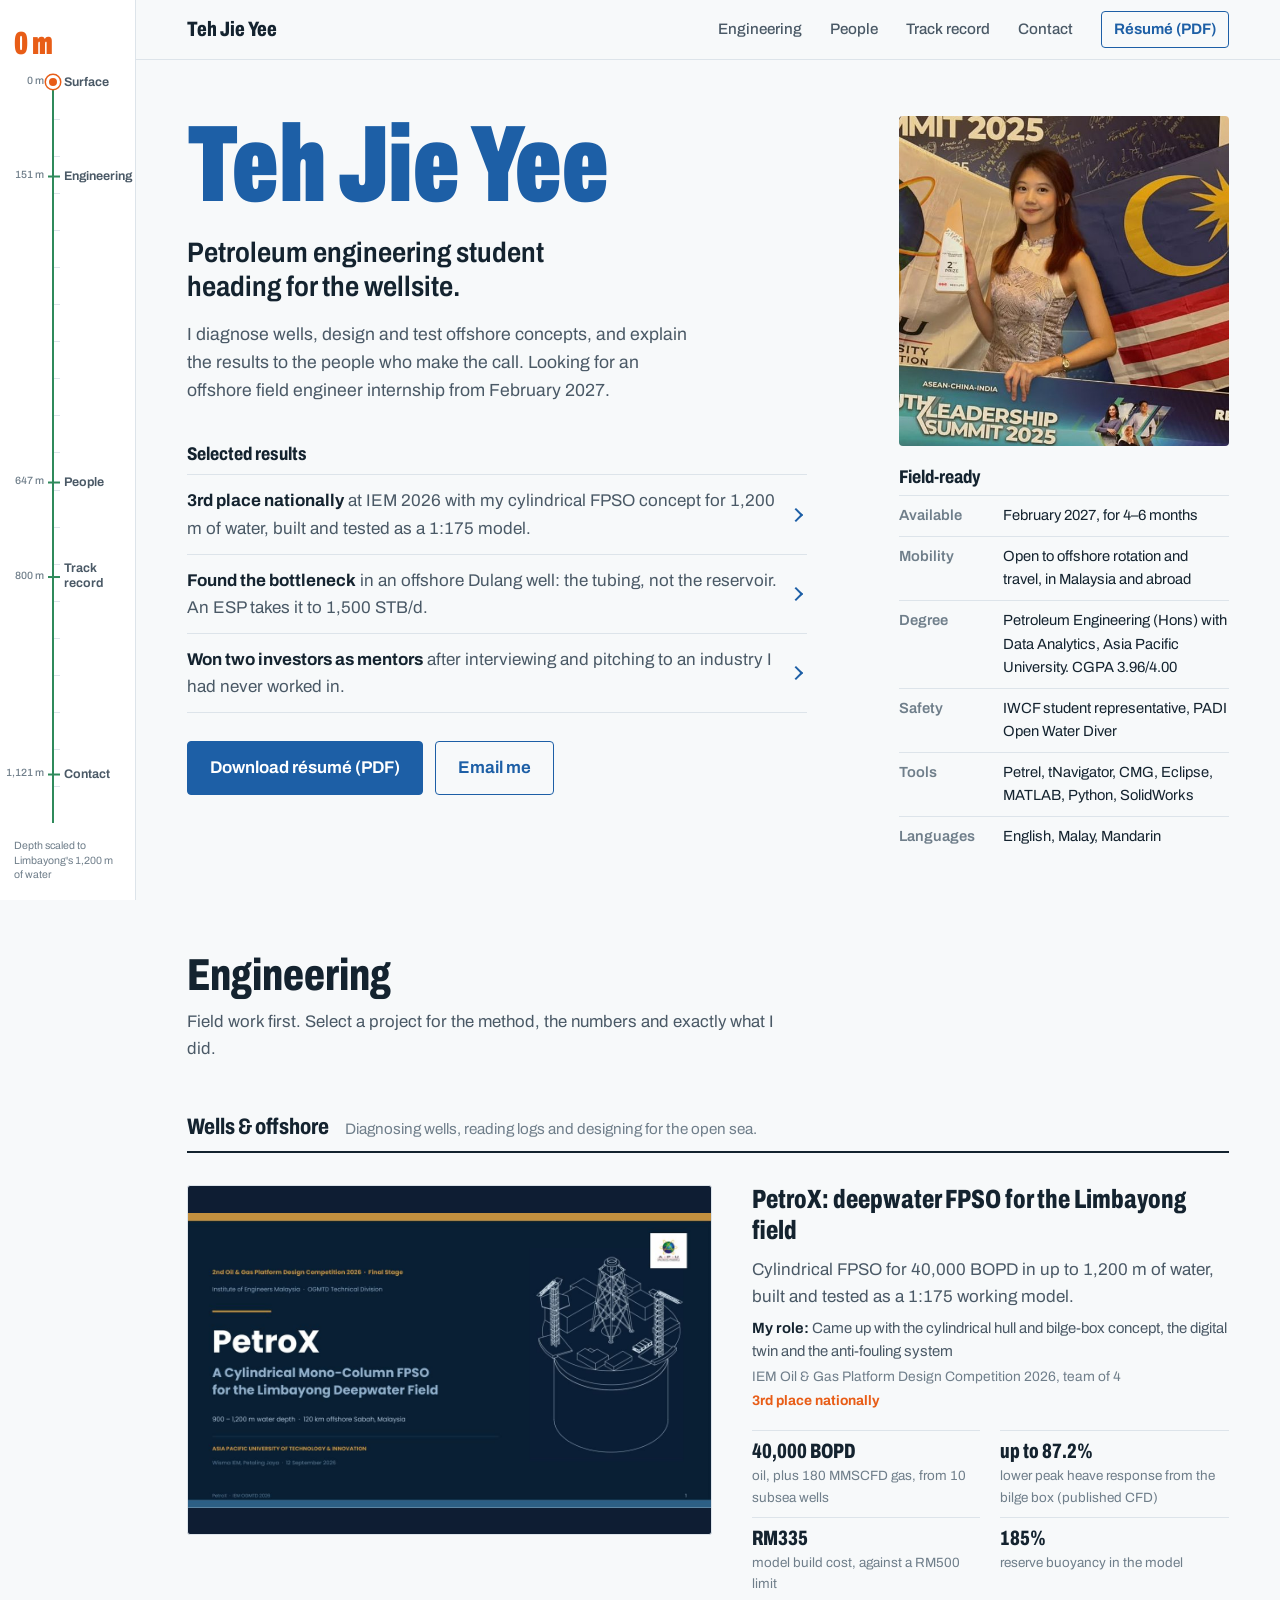
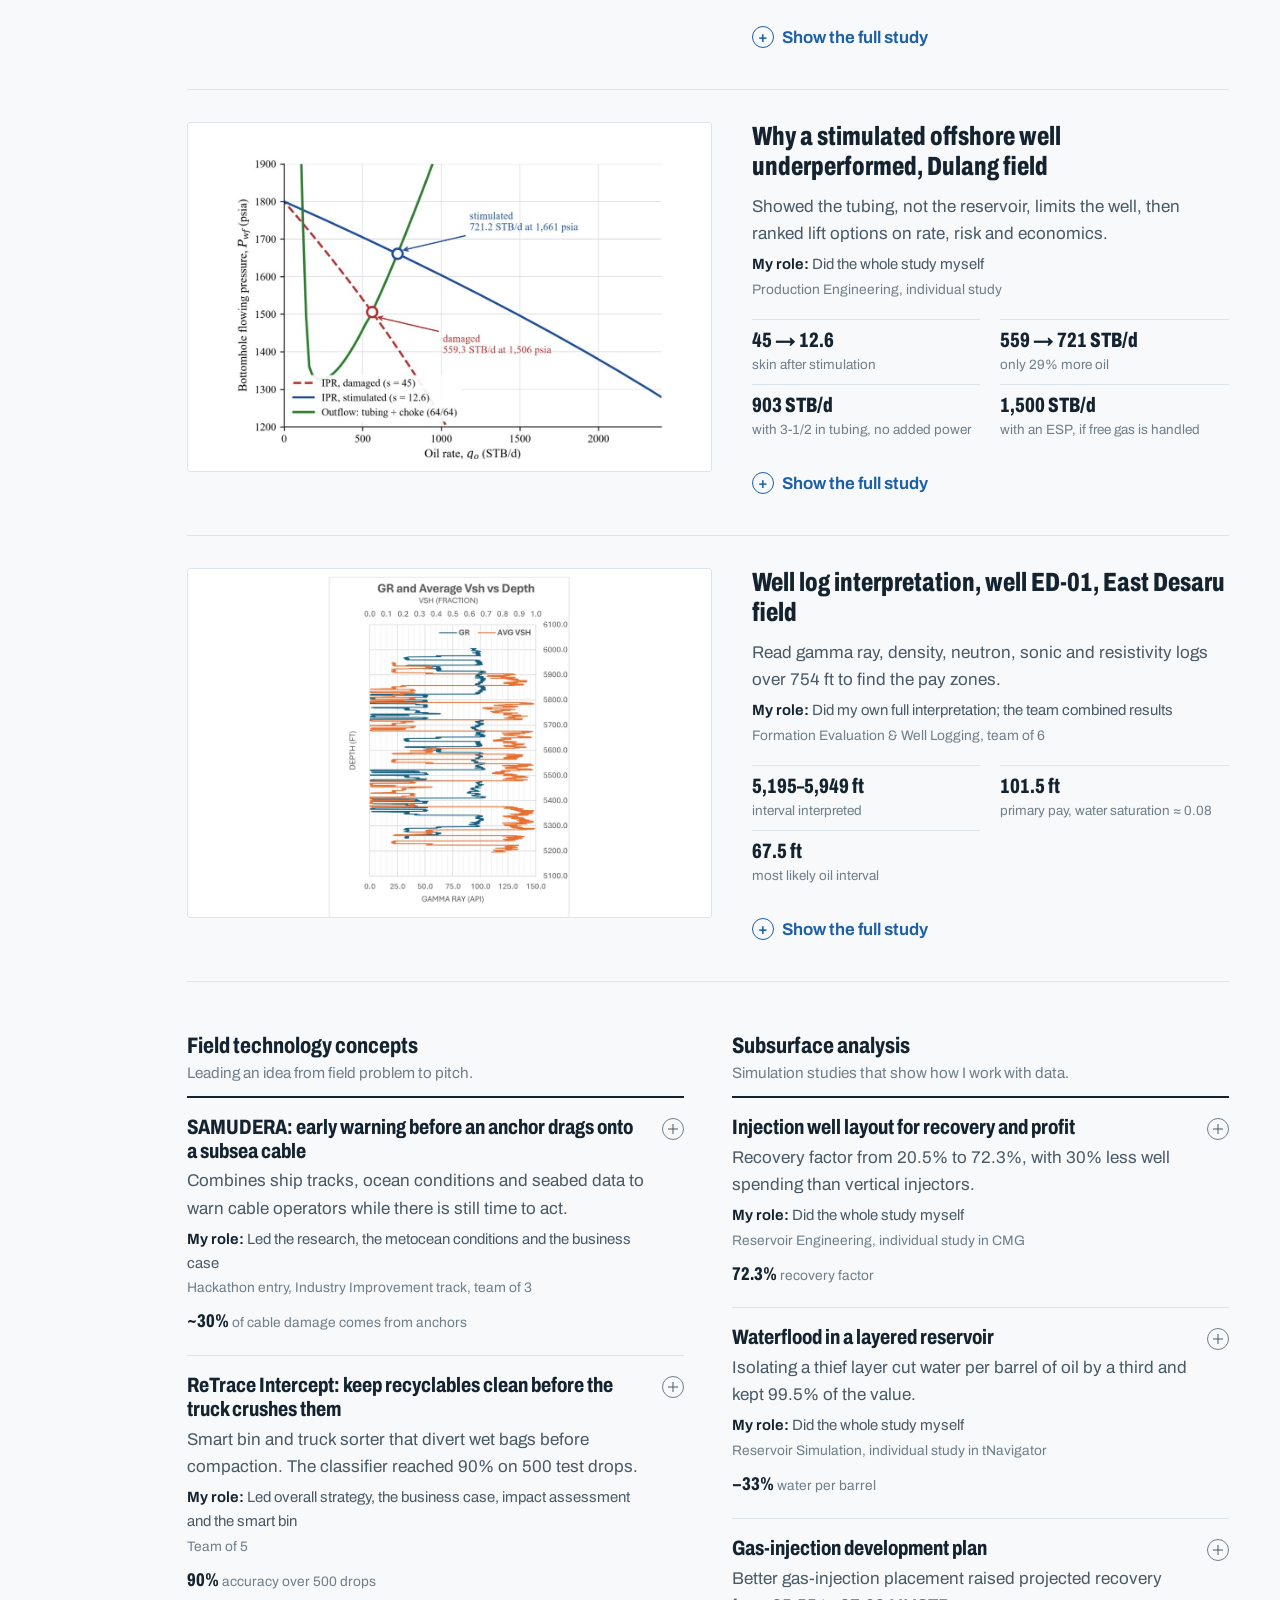
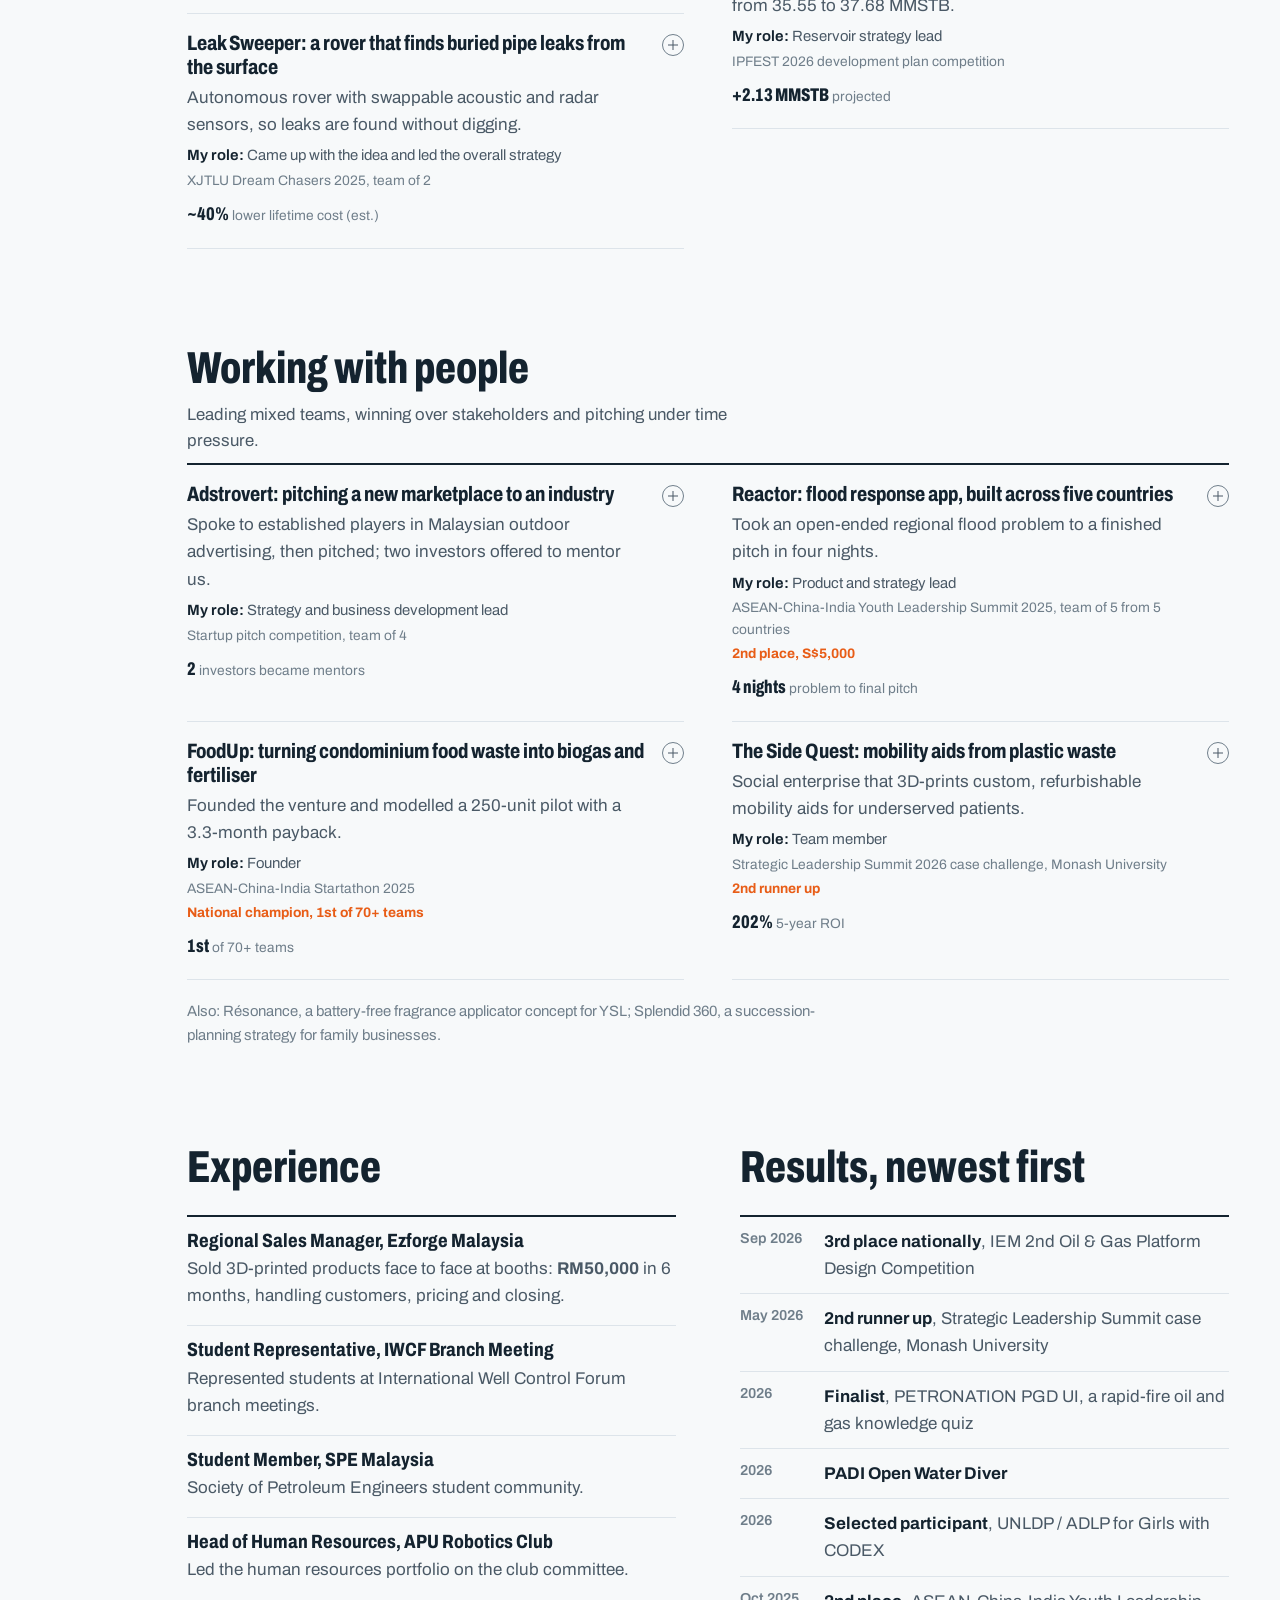
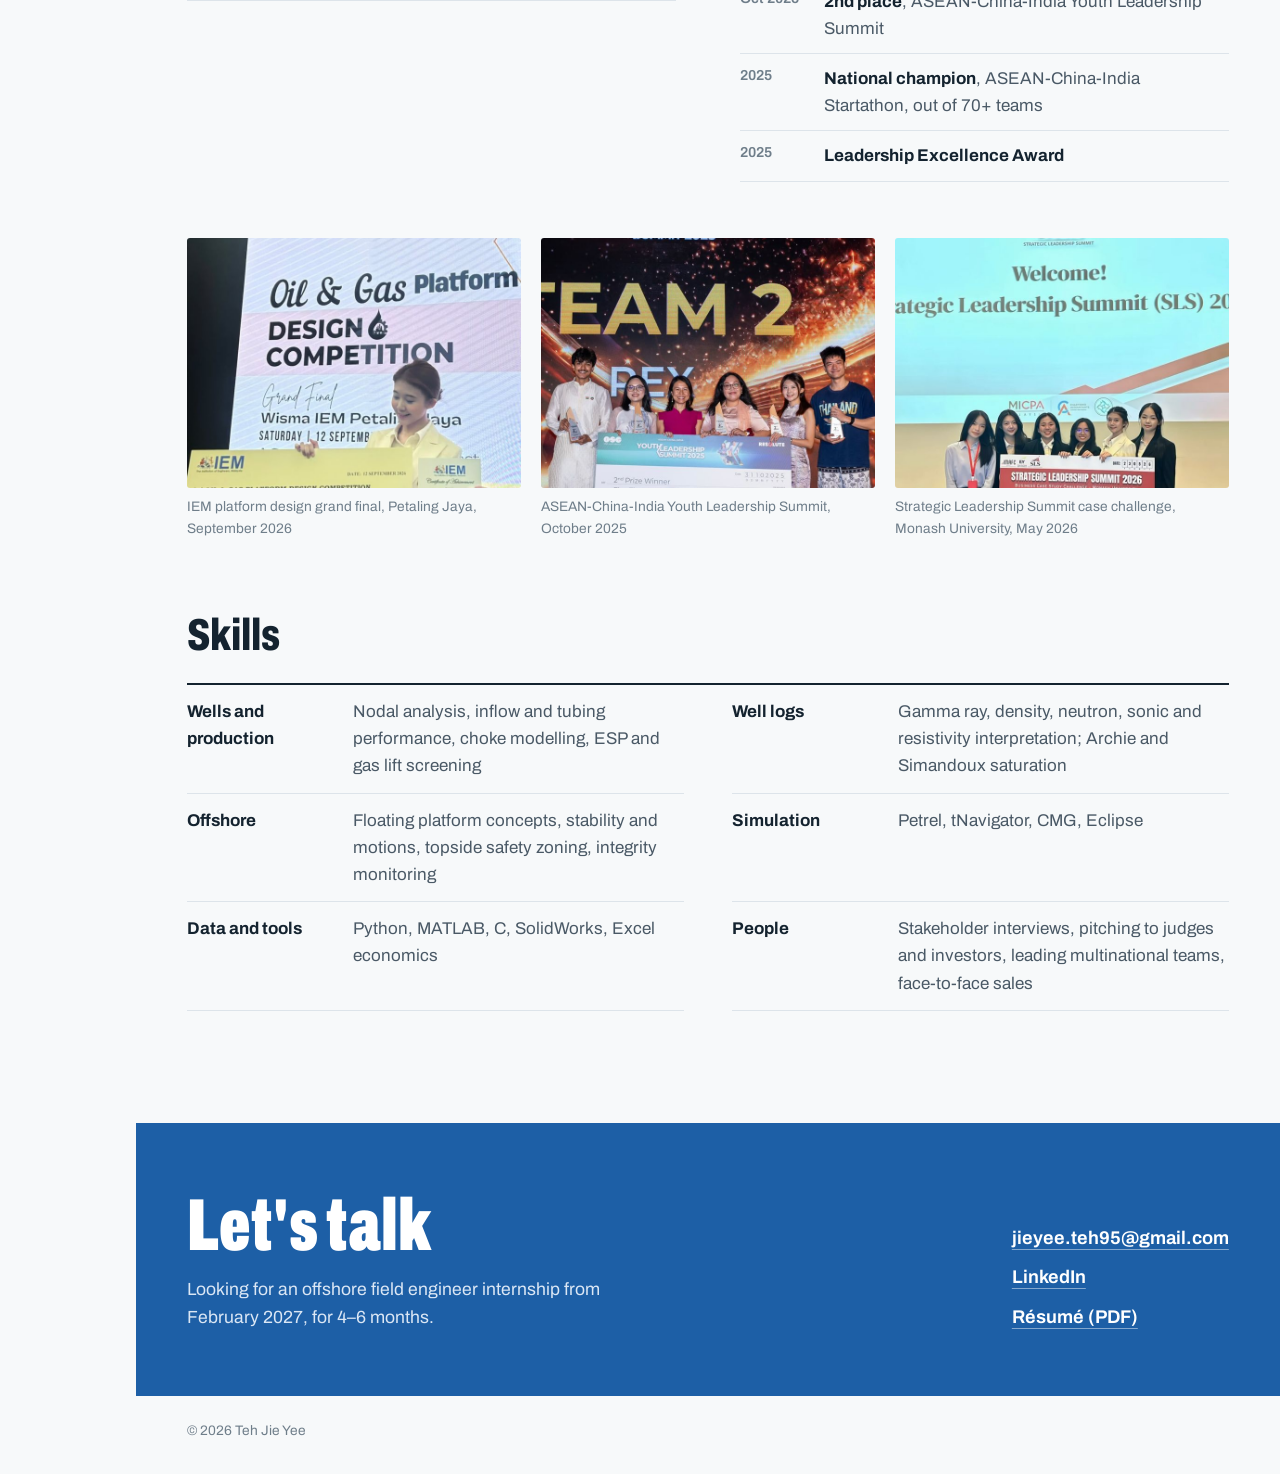
<file: index.html>
<!doctype html>
<html lang="en">
<head>
  <meta charset="utf-8">
  <meta name="viewport" content="width=device-width, initial-scale=1">
  <title>Teh Jie Yee, Petroleum Engineer</title>
  <meta name="description" content="Teh Jie Yee: petroleum engineering student (CGPA 3.96) heading for the wellsite. Seeking an offshore field engineer internship from February 2027.">
  <meta property="og:title" content="Teh Jie Yee, Petroleum Engineer">
  <meta property="og:description" content="Well diagnostics, well logs and offshore design. 3rd place nationally, IEM Oil & Gas Platform Design Competition 2026. Available from February 2027.">
  <meta property="og:image" content="assets/img/profile.jpg">
  <link rel="preconnect" href="https://fonts.googleapis.com">
  <link rel="preconnect" href="https://fonts.gstatic.com" crossorigin>
  <link href="https://fonts.googleapis.com/css2?family=Archivo:wdth,wght@62..125,400..900&display=swap" rel="stylesheet">
  <link rel="stylesheet" href="styles.css">
  <link rel="icon" href="data:image/svg+xml,<svg xmlns='http://www.w3.org/2000/svg' viewBox='0 0 32 32'><rect width='32' height='32' rx='6' fill='%231d5fa6'/><path d='M9 6v20M9 10h6M9 16h9M9 22h5' stroke='white' stroke-width='2.5'/><circle cx='22' cy='16' r='3' fill='%23f0641e'/></svg>">
</head>
<body>
<a class="skip" href="#main">Skip to content</a>
<div class="depth-bar" aria-hidden="true"><span id="depth-bar"></span></div>

<header class="nav">
  <a href="#top" class="brand">Teh Jie Yee</a>
  <button class="nav-toggle" aria-label="Open menu" aria-expanded="false" aria-controls="nav-links">Menu</button>
  <nav class="nav-links" id="nav-links" aria-label="Sections">
    <a href="#engineering">Engineering</a>
    <a href="#people">People</a>
    <a href="#record">Track record</a>
    <a href="#contact">Contact</a>
    <a href="assets/Teh-Jie-Yee-Resume.pdf" class="nav-cv" target="_blank" rel="noopener">Résumé (PDF)</a>
  </nav>
</header>

<aside class="rail" aria-label="Page depth">
  <p class="rail-readout" aria-hidden="true"><span id="rail-depth">0 m</span></p>
  <div class="rail-track">
    <div id="rail-tops" class="rail-tops"></div>
    <div id="rail-marker" class="rail-marker" aria-hidden="true"></div>
  </div>
  <p class="rail-note">Depth scaled to Limbayong's 1,200 m of water</p>
</aside>

<main id="main">
  <section class="hero" id="top" data-top="Surface">
    <div class="hero-text">
      <h1>Teh Jie Yee</h1>
      <p class="pitch">Petroleum engineering student heading for the wellsite.</p>
      <p class="sub">I diagnose wells, design and test offshore concepts, and explain the results to the people who make the call. Looking for an offshore field engineer internship from February 2027.</p>

      <h2 class="mini">Selected results</h2>
      <ul class="results">
        <li><a href="#p-petrox"><strong>3rd place nationally</strong> at IEM 2026 with my cylindrical FPSO concept for 1,200 m of water, built and tested as a 1:175 model.</a></li>
        <li><a href="#p-dulang"><strong>Found the bottleneck</strong> in an offshore Dulang well: the tubing, not the reservoir. An ESP takes it to 1,500 STB/d.</a></li>
        <li><a href="#p-adstrovert"><strong>Won two investors as mentors</strong> after interviewing and pitching to an industry I had never worked in.</a></li>
      </ul>

      <div class="hero-cta">
        <a href="assets/Teh-Jie-Yee-Resume.pdf" class="btn" target="_blank" rel="noopener">Download résumé (PDF)</a>
        <a href="mailto:jieyee.teh95@gmail.com" class="btn btn-line">Email me</a>
      </div>
    </div>

    <div class="hero-side">
      <img class="portrait" src="assets/img/profile.jpg" alt="Teh Jie Yee holding the 2nd prize trophy at the ASEAN-China-India Youth Leadership Summit 2025" width="580" height="696">
      <div>
        <h2 class="mini side-head">Field-ready</h2>
        <dl class="glance">
          <div><dt>Available</dt><dd>February 2027, for 4–6 months</dd></div>
          <div><dt>Mobility</dt><dd>Open to offshore rotation and travel, in Malaysia and abroad</dd></div>
          <div><dt>Degree</dt><dd>Petroleum Engineering (Hons) with Data Analytics, Asia Pacific University. CGPA 3.96/4.00</dd></div>
          <div><dt>Safety</dt><dd>IWCF student representative, PADI Open Water Diver</dd></div>
          <div><dt>Tools</dt><dd>Petrel, tNavigator, CMG, Eclipse, MATLAB, Python, SolidWorks</dd></div>
          <div><dt>Languages</dt><dd>English, Malay, Mandarin</dd></div>
        </dl>
      </div>
    </div>
  </section>

  <section id="engineering" class="block" data-top="Engineering">
    <header class="block-head">
      <h2>Engineering</h2>
      <p>Field work first. Select a project for the method, the numbers and exactly what I did.</p>
    </header>
    <div id="list-engineering"></div>
  </section>

  <section id="people" class="block" data-top="People">
    <header class="block-head">
      <h2>Working with people</h2>
      <p>Leading mixed teams, winning over stakeholders and pitching under time pressure.</p>
    </header>
    <div id="list-people"></div>
  </section>

  <section id="record" class="block" data-top="Track record">
    <div class="split">
      <div>
        <h2>Experience</h2>
        <ol class="history">
          <li><h3>Regional Sales Manager, Ezforge Malaysia</h3><p>Sold 3D-printed products face to face at booths: <strong>RM50,000</strong> in 6 months, handling customers, pricing and closing.</p></li>
          <li><h3>Student Representative, IWCF Branch Meeting</h3><p>Represented students at International Well Control Forum branch meetings.</p></li>
          <li><h3>Student Member, SPE Malaysia</h3><p>Society of Petroleum Engineers student community.</p></li>
          <li><h3>Head of Human Resources, APU Robotics Club</h3><p>Led the human resources portfolio on the club committee.</p></li>
        </ol>
      </div>
      <div>
        <h2>Results, newest first</h2>
        <table class="awards">
          <tbody>
            <tr><th scope="row">Sep 2026</th><td><strong>3rd place nationally</strong>, IEM 2nd Oil &amp; Gas Platform Design Competition</td></tr>
            <tr><th scope="row">May 2026</th><td><strong>2nd runner up</strong>, Strategic Leadership Summit case challenge, Monash University</td></tr>
            <tr><th scope="row">2026</th><td><strong>Finalist</strong>, PETRONATION PGD UI, a rapid-fire oil and gas knowledge quiz</td></tr>
            <tr><th scope="row">2026</th><td><strong>PADI Open Water Diver</strong></td></tr>
            <tr><th scope="row">2026</th><td><strong>Selected participant</strong>, UNLDP / ADLP for Girls with CODEX</td></tr>
            <tr><th scope="row">Oct 2025</th><td><strong>2nd place</strong>, ASEAN-China-India Youth Leadership Summit</td></tr>
            <tr><th scope="row">2025</th><td><strong>National champion</strong>, ASEAN-China-India Startathon, out of 70+ teams</td></tr>
            <tr><th scope="row">2025</th><td><strong>Leadership Excellence Award</strong></td></tr>
          </tbody>
        </table>
      </div>
    </div>

    <div class="podium">
      <figure><img src="assets/img/podium-iem.jpg" alt="Teh Jie Yee holding the IEM 3rd prize cheque" loading="lazy"><figcaption>IEM platform design grand final, Petaling Jaya, September 2026</figcaption></figure>
      <figure><img src="assets/img/podium-aci.jpg" alt="Team REX on stage with the 2nd prize" loading="lazy"><figcaption>ASEAN-China-India Youth Leadership Summit, October 2025</figcaption></figure>
      <figure><img src="assets/img/podium-sls.jpg" alt="The team with the 2nd runner up cheque at SLS 2026" loading="lazy"><figcaption>Strategic Leadership Summit case challenge, Monash University, May 2026</figcaption></figure>
    </div>

    <h2 class="skills-head">Skills</h2>
    <dl class="skills">
      <div><dt>Wells and production</dt><dd>Nodal analysis, inflow and tubing performance, choke modelling, ESP and gas lift screening</dd></div>
      <div><dt>Well logs</dt><dd>Gamma ray, density, neutron, sonic and resistivity interpretation; Archie and Simandoux saturation</dd></div>
      <div><dt>Offshore</dt><dd>Floating platform concepts, stability and motions, topside safety zoning, integrity monitoring</dd></div>
      <div><dt>Simulation</dt><dd>Petrel, tNavigator, CMG, Eclipse</dd></div>
      <div><dt>Data and tools</dt><dd>Python, MATLAB, C, SolidWorks, Excel economics</dd></div>
      <div><dt>People</dt><dd>Stakeholder interviews, pitching to judges and investors, leading multinational teams, face-to-face sales</dd></div>
    </dl>
  </section>

  <section id="contact" class="contact" data-top="Contact">
    <div>
      <h2>Let's talk</h2>
      <p>Looking for an offshore field engineer internship from February 2027, for 4–6 months.</p>
    </div>
    <ul class="contact-links">
      <li><a href="mailto:jieyee.teh95@gmail.com">jieyee.teh95@gmail.com</a></li>
      <li><a href="https://www.linkedin.com/in/jie-yee-teh-285977294" target="_blank" rel="noopener">LinkedIn</a></li>
      <li><a href="assets/Teh-Jie-Yee-Resume.pdf" target="_blank" rel="noopener">Résumé (PDF)</a></li>
    </ul>
  </section>

  <footer class="footer">© <span id="year"></span> Teh Jie Yee</footer>
</main>

<script src="main.js"></script>
</body>
</html>
</file>
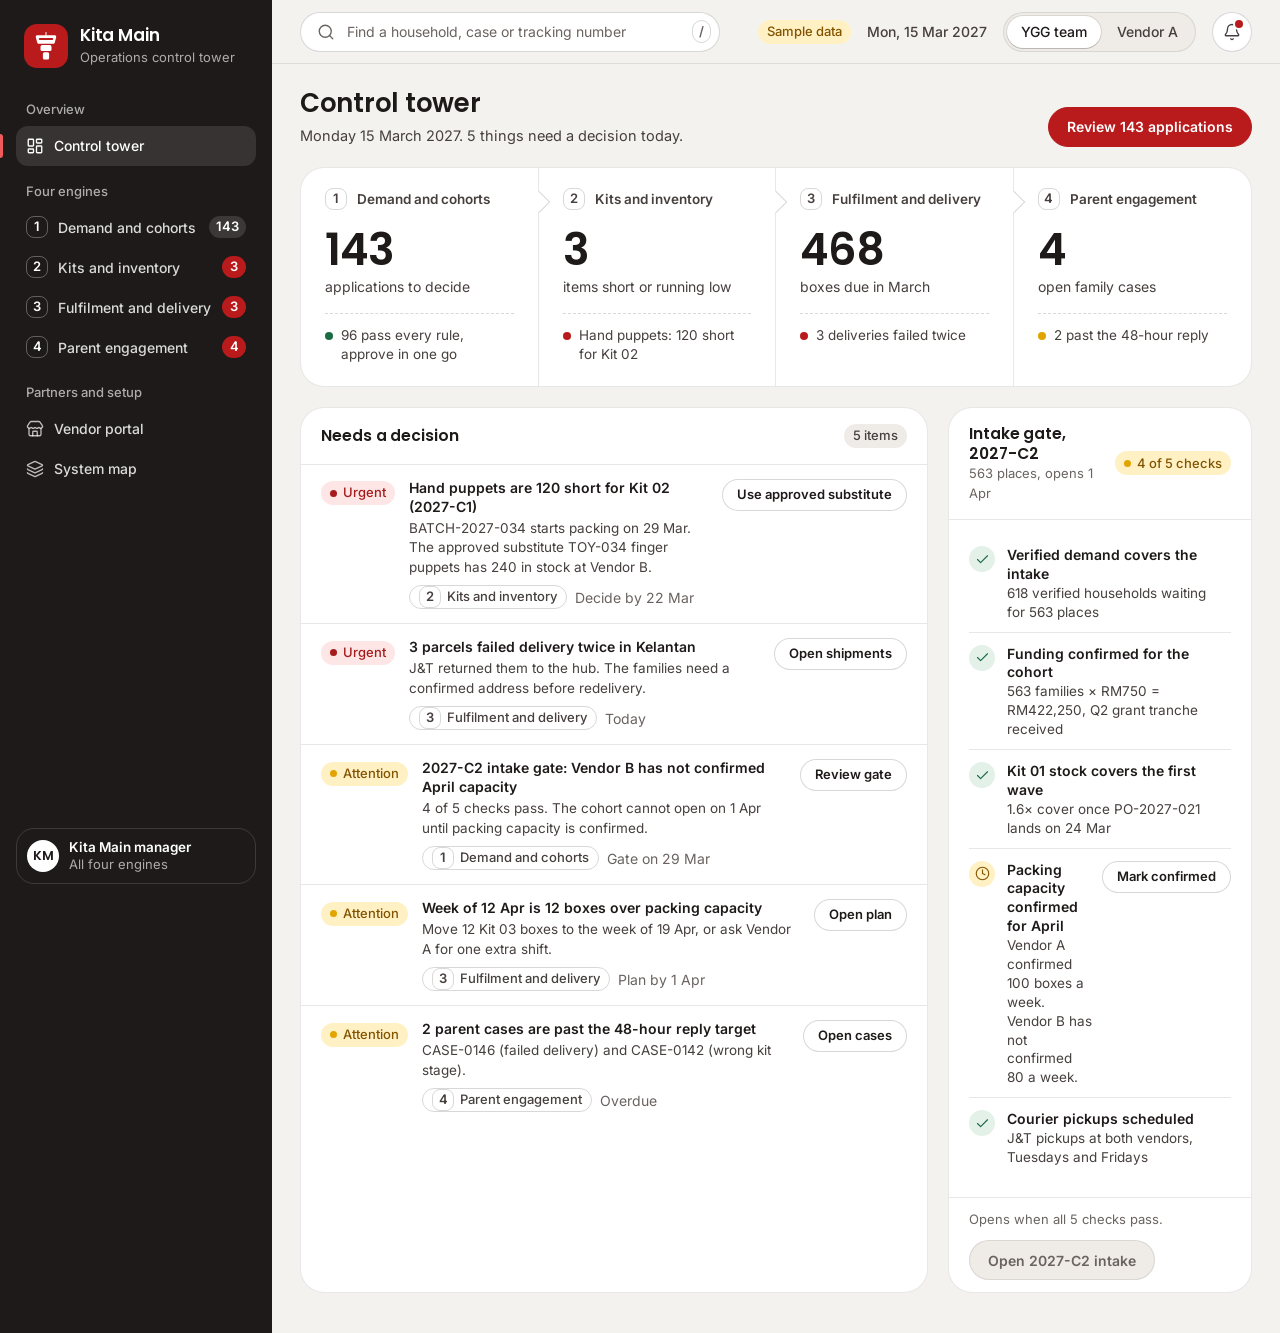
<file: kita-main-control-tower/index.html>
<!doctype html>
<html lang="en" data-type="software" data-radius="round" data-buttons="pill" data-motion>
<head>
  <meta charset="utf-8">
  <meta name="viewport" content="width=device-width, initial-scale=1, viewport-fit=cover">
  <meta name="page-type" content="software">
  <meta name="site-kind" content="software">
  <title>Kita Main Control Tower</title>
  <meta name="robots" content="noindex, nofollow">
  <meta name="description" content="Clickable prototype of the Kita Main operations system: one household record connecting verification, cohorts, kit stock, vendor packing, courier proof of delivery and parent feedback.">
  <link rel="preconnect" href="https://fonts.googleapis.com">
  <link rel="preconnect" href="https://fonts.gstatic.com" crossorigin>
  <link href="https://fonts.googleapis.com/css2?family=Inter:wght@400;500;600&family=Poppins:wght@500;600&display=swap" rel="stylesheet">
  <link rel="icon" href="assets/favicon.svg" type="image/svg+xml">
  <link rel="stylesheet" href="assets/app.css">
</head>
<body>
  <!-- Kita Main Operations Control Tower: prototype for the C4I 2026 Case 2 deck.
       Kind: software (an internal operations app, not a marketing page). Accent: the deck's red #b91b1c, type Poppins + Inter.
       Every record is illustrative. Screens are hash routes so each can be screenshotted by URL. -->
  <a class="skip" href="#content">Skip to content</a>
  <div class="app">
    <aside class="side" id="side" aria-label="Sidebar"></aside>
    <div class="main">
      <header class="top" id="top"></header>
      <main class="content" id="content" tabindex="-1"></main>
    </div>
  </div>
  <div class="scrim" id="scrim"></div>
  <aside class="drawer" id="drawer" aria-hidden="true" aria-label="Record detail"></aside>
  <div class="toast" id="toast" role="status" aria-live="polite"></div>
  <noscript><p style="padding:24px">This prototype needs JavaScript to show its screens.</p></noscript>
  <script src="assets/glyphs.js"></script>
  <script src="assets/data.js"></script>
  <script src="assets/app.js"></script>
</body>
</html>
</file>
<file: styles.css>
:root {
  --paper: #f7f9fa;      /* survey white */
  --sheet: #ffffff;
  --ink: #14232f;        /* drill-pipe ink */
  --ink-2: #4a5966;
  --ink-3: #6f7e8a;
  --blue: #1d5fa6;       /* chart blue */
  --blue-deep: #164a82;
  --blue-wash: #eaf1f9;
  --green: #2f8a5b;      /* gamma-ray trace, depth track only */
  --orange: #e85d17;     /* survival-suit orange: depth marker and awards only */
  --rule: #dde4ea;
  --rail-w: 136px;
  --gut: clamp(16px, 4vw, 56px);
  --font: "Archivo", "Arial Narrow", system-ui, sans-serif;
}

* { box-sizing: border-box; }
html { scroll-behavior: smooth; scroll-padding-top: 76px; }
body {
  margin: 0; background: var(--paper); color: var(--ink);
  font: 400 17px/1.6 var(--font); font-variant-numeric: tabular-nums;
  -webkit-font-smoothing: antialiased;
}
img { display: block; max-width: 100%; }
a { color: var(--blue); }
a:hover { color: var(--blue-deep); }
:focus-visible { outline: 3px solid var(--orange); outline-offset: 3px; border-radius: 2px; }
h1, h2, h3, h4 { margin: 0; font-stretch: 72%; font-weight: 800; line-height: 1.05; }
h2 { font-size: clamp(2rem, 3.6vw, 2.8rem); }
p { margin: 0; }
strong { font-weight: 700; }
.skip { position: absolute; left: -999px; top: 8px; background: var(--ink); color: #fff; padding: 8px 14px; z-index: 100; }
.skip:focus { left: 8px; }

/* ---------- nav ---------- */
.nav {
  position: sticky; top: 0; z-index: 40; height: 60px;
  display: flex; align-items: center; justify-content: space-between;
  padding: 0 var(--gut) 0 calc(var(--rail-w) + var(--gut));
  background: rgba(247, 249, 250, .94); backdrop-filter: blur(10px);
  border-bottom: 1px solid var(--rule);
}
.brand { font-weight: 800; font-stretch: 72%; font-size: 1.3rem; color: var(--ink); text-decoration: none; }
.nav-links { display: flex; align-items: center; gap: 28px; }
.nav-links a { color: var(--ink-2); text-decoration: none; font-weight: 500; font-size: .95rem; }
.nav-links a:hover { color: var(--blue); }
.nav-links .nav-cv { color: var(--blue); font-weight: 650; border: 1.5px solid var(--blue); border-radius: 4px; padding: 5px 12px; }
.nav-links .nav-cv:hover { background: var(--blue); color: #fff; }
.nav-toggle { display: none; font: 600 .95rem var(--font); background: none; border: 1.5px solid var(--ink); border-radius: 4px; padding: 6px 12px; color: var(--ink); cursor: pointer; }

/* ---------- depth rail: the one bold element ---------- */
.rail {
  position: fixed; inset: 0 auto 0 0; width: var(--rail-w); z-index: 50;
  background: var(--sheet); border-right: 1px solid var(--rule);
  padding: 18px 0 18px; display: flex; flex-direction: column;
}
.rail-readout { margin: 0 14px 22px; height: 42px; display: flex; align-items: flex-end; }
.rail-readout span { font-size: 2rem; font-weight: 900; font-stretch: 62%; color: var(--orange); line-height: 1; }
.rail-track {
  position: relative; flex: 1; margin-left: 52px; border-left: 2px solid var(--green);
  background: repeating-linear-gradient(to bottom, var(--rule) 0 1px, transparent 1px 5%) left / 6px 100% no-repeat;
}
.rail-tops a {
  position: absolute; left: -52px; right: 0; transform: translateY(-50%);
  padding-left: 62px; font-size: .78rem; font-weight: 650; color: var(--ink-2); text-decoration: none; line-height: 1.2;
}
.rail-tops a::before { content: ""; position: absolute; left: 46px; top: 50%; width: 12px; border-top: 2px solid var(--green); }
.rail-tops a span { position: absolute; left: 0; width: 42px; white-space: nowrap; top: 50%; transform: translateY(-50%); text-align: right; font-size: .66rem; font-weight: 500; color: var(--ink-3); }
.rail-tops a:hover { color: var(--blue); }
.rail-marker {
  position: absolute; left: -8px; width: 14px; height: 14px; border-radius: 50%;
  background: var(--orange); border: 3px solid var(--sheet); box-shadow: 0 0 0 1.5px var(--orange);
  transform: translateY(-50%); pointer-events: none;
}
.rail-note { margin: 16px 14px 0; font-size: .66rem; line-height: 1.35; color: var(--ink-3); }
.depth-bar { display: none; }

/* ---------- layout ---------- */
main { margin-left: var(--rail-w); padding: 0 var(--gut); }
main > * { max-width: 1120px; }
.block { padding-top: 96px; }
.block-head { display: grid; gap: 10px; margin-bottom: 8px; }
.block-head p { color: var(--ink-2); max-width: 60ch; font-size: 1.05rem; }

/* ---------- hero ---------- */
.hero { display: grid; grid-template-columns: minmax(0, 1fr) 330px; gap: clamp(32px, 5vw, 80px); padding-top: 56px; align-items: start; }
.hero h1 { font-size: clamp(3.4rem, 8.5vw, 7.2rem); font-stretch: 62%; font-weight: 900; line-height: .9; color: var(--blue); }
.pitch { margin-top: 22px; font-size: clamp(1.4rem, 2.2vw, 1.8rem); font-weight: 650; font-stretch: 85%; line-height: 1.22; max-width: 30ch; }
.sub { margin-top: 16px; color: var(--ink-2); font-size: 1.1rem; max-width: 52ch; }
.mini { margin-top: 40px; font-size: 1.15rem; font-stretch: 80%; font-weight: 750; }
.results { list-style: none; margin: 10px 0 0; padding: 0; max-width: 62ch; }
.results li { border-top: 1px solid var(--rule); }
.results li:last-child { border-bottom: 1px solid var(--rule); }
.results a { display: block; padding: 12px 28px 12px 0; color: var(--ink-2); text-decoration: none; position: relative; }
.results a strong { color: var(--ink); }
.results a::after { content: ""; position: absolute; right: 6px; top: 50%; width: 8px; height: 8px; border-top: 2px solid var(--blue); border-right: 2px solid var(--blue); transform: translateY(-50%) rotate(45deg); }
.results a:hover strong { color: var(--blue); }
.hero-cta { display: flex; flex-wrap: wrap; gap: 12px; margin-top: 28px; }
.btn { display: inline-block; padding: 12px 22px; border-radius: 4px; text-decoration: none; background: var(--blue); color: #fff; font-weight: 650; border: 1.5px solid var(--blue); }
.btn:hover { background: var(--blue-deep); border-color: var(--blue-deep); color: #fff; }
.btn-line { background: transparent; color: var(--blue); }
.btn-line:hover { background: var(--blue-wash); color: var(--blue-deep); }
.portrait { width: 100%; height: auto; aspect-ratio: 1/1; object-fit: cover; object-position: center top; border-radius: 4px; }
.side-head { margin-top: 22px; }
.glance { margin: 8px 0 0; font-size: .92rem; }
.glance div { display: grid; grid-template-columns: 92px minmax(0, 1fr); gap: 12px; padding: 8px 0; border-top: 1px solid var(--rule); }
.glance dt { color: var(--ink-3); font-weight: 600; }
.glance dd { margin: 0; }

/* ---------- project lists ---------- */
.group-head { display: flex; flex-wrap: wrap; align-items: baseline; gap: 4px 16px; margin: 52px 0 0; padding-bottom: 10px; border-bottom: 2px solid var(--ink); }
.group { font-size: 1.4rem; font-stretch: 78%; font-weight: 750; color: var(--ink); }
.group-head p { color: var(--ink-3); font-size: .95rem; }
.proj-title { font-size: 1.3rem; font-weight: 750; font-stretch: 78%; line-height: 1.15; }
.proj-result { display: block; color: var(--ink-2); max-width: 64ch; }
.proj-role { display: block; margin-top: 6px; font-size: .93rem; color: var(--ink-2); }
.proj-role strong { color: var(--ink); font-weight: 650; }
.proj-context { display: block; margin-top: 2px; font-size: .86rem; color: var(--ink-3); }
.award { display: block; margin-top: 2px; color: var(--orange); font-weight: 700; }
.also { margin-top: 20px; color: var(--ink-3); font-size: .93rem; max-width: 70ch; }

/* Flagships: the evidence is visible without clicking */
.feature { display: grid; grid-template-columns: minmax(0, 1.1fr) minmax(0, 1fr); gap: 40px; padding: 32px 0; border-bottom: 1px solid var(--rule); }
.feature-pic { margin: 0; position: sticky; top: 84px; align-self: start; aspect-ratio: 3/2; background: var(--sheet); border: 1px solid var(--rule); border-radius: 3px; overflow: hidden; display: flex; align-items: center; justify-content: center; }
.feature-pic img { width: 100%; height: 100%; object-fit: contain; }
.feature .proj-title { font-size: 1.65rem; font-stretch: 72%; font-weight: 800; }
.feature .proj-meta { margin-top: 10px; }
.kpis { display: grid; grid-template-columns: repeat(2, minmax(0, 1fr)); gap: 0 20px; margin: 18px 0 0; }
.kpis div { padding: 9px 0; border-top: 1px solid var(--rule); }
.kpis dt { font-size: 1.3rem; font-weight: 800; font-stretch: 70%; line-height: 1.1; color: var(--ink); }
.kpis dd { margin: 2px 0 0; font-size: .84rem; color: var(--ink-3); }
.more { margin-top: 14px; }
.more summary { list-style: none; cursor: pointer; display: inline-flex; align-items: center; gap: 8px; color: var(--blue); font-weight: 650; padding: 6px 0; }
.more summary::-webkit-details-marker { display: none; }
.more summary::before { content: "+"; display: grid; place-items: center; width: 20px; height: 20px; border: 1.5px solid currentColor; border-radius: 50%; font-size: .95rem; line-height: 1; }
.more[open] summary::before { content: "−"; }
.more .more-close, .more[open] .more-open { display: none; }
.more[open] .more-close { display: inline; }
.more-body { padding-top: 4px; }
.more[open] .more-body, .proj[open] .proj-body { animation: drop .25s ease-out; }
@keyframes drop { from { opacity: 0; transform: translateY(-6px); } }
.more-photo { margin-top: 16px; width: 100%; max-width: 360px; border-radius: 3px; border: 1px solid var(--rule); }

/* Compact rows: two groups side by side, or a two-column grid */
.pair { display: grid; grid-template-columns: 1fr 1fr; gap: 0 48px; }
.projs.grid { display: grid; grid-template-columns: 1fr 1fr; gap: 0 48px; border-top: 2px solid var(--ink); }
.proj { border-bottom: 1px solid var(--rule); }
.proj summary { list-style: none; cursor: pointer; display: grid; grid-template-columns: minmax(0, 1fr) 22px; gap: 16px; align-items: start; padding: 18px 0; }
.proj summary::-webkit-details-marker { display: none; }
.proj-main { display: grid; }
.proj-main .proj-title { margin-bottom: 4px; }
.proj summary:hover .proj-title { color: var(--blue); }
.proj-key { display: block; margin-top: 8px; font-size: .86rem; color: var(--ink-3); }
.proj-key strong { font-size: 1.15rem; font-weight: 800; font-stretch: 70%; color: var(--ink); }
.proj-toggle { position: relative; width: 22px; height: 22px; margin-top: 2px; border: 1.5px solid var(--ink-3); border-radius: 50%; }
.proj-toggle::before, .proj-toggle::after { content: ""; position: absolute; left: 50%; top: 50%; width: 10px; border-top: 1.5px solid var(--ink-2); transform: translate(-50%, -50%); }
.proj-toggle::after { transform: translate(-50%, -50%) rotate(90deg); transition: transform .2s; }
.proj[open] .proj-toggle { border-color: var(--blue); }
.proj[open] .proj-toggle::after { transform: translate(-50%, -50%) rotate(0deg); }
.proj[open] .proj-title { color: var(--blue); }
.proj-body { padding: 0 0 24px; }
.proj-body .kpis { margin-top: 0; }
.more-body h4, .proj-body h4 { font-size: 1.05rem; font-stretch: 85%; font-weight: 750; margin: 18px 0 6px; }
.more-body ul, .proj-body ul { margin: 0; padding-left: 18px; color: var(--ink-2); max-width: 66ch; }
.more-body li, .proj-body li { margin-bottom: 6px; }
.tools { margin-top: 16px; font-size: .9rem; color: var(--ink-2); }
.proj-pics { display: grid; grid-template-columns: repeat(auto-fit, minmax(180px, 1fr)); gap: 12px; margin-top: 16px; }
.proj-pics img { width: 100%; border-radius: 3px; border: 1px solid var(--rule); background: var(--blue-wash); }

/* ---------- experience, awards, skills ---------- */
.split { display: grid; grid-template-columns: 1fr 1fr; gap: 64px; }
.history { list-style: none; margin: 24px 0 0; padding: 0; border-top: 2px solid var(--ink); }
.history li { padding: 14px 0 16px; border-bottom: 1px solid var(--rule); }
.history h3 { font-size: 1.2rem; font-stretch: 80%; font-weight: 750; }
.history p { margin-top: 4px; color: var(--ink-2); }
.awards { width: 100%; margin-top: 24px; border-collapse: collapse; border-top: 2px solid var(--ink); }
.awards th, .awards td { text-align: left; padding: 11px 0; border-bottom: 1px solid var(--rule); vertical-align: top; }
.awards th { width: 84px; font-weight: 600; font-size: .9rem; line-height: 1.5; color: var(--ink-3); white-space: nowrap; }
.awards td { color: var(--ink-2); }
.awards td strong { color: var(--ink); }
.podium { display: grid; grid-template-columns: repeat(3, 1fr); gap: 20px; margin-top: 56px; }
.podium figure { margin: 0; }
.podium img { width: 100%; aspect-ratio: 4/3; object-fit: cover; object-position: center 35%; border-radius: 3px; }
.podium figcaption { margin-top: 8px; font-size: .86rem; color: var(--ink-3); }
.skills-head { margin-top: 72px; }
.skills { margin: 24px 0 0; border-top: 2px solid var(--ink); display: grid; grid-template-columns: 1fr 1fr; gap: 0 48px; }
.skills div { display: grid; grid-template-columns: 150px minmax(0, 1fr); gap: 16px; padding: 13px 0; border-bottom: 1px solid var(--rule); }
.skills dt { font-weight: 700; }
.skills dd { margin: 0; color: var(--ink-2); }

/* ---------- contact ---------- */
.contact {
  max-width: none; margin: 112px calc(-1 * var(--gut)) 0; padding: 64px var(--gut);
  background: var(--blue); color: #fff;
  display: grid; grid-template-columns: minmax(0, 1fr) auto; gap: 40px; align-items: end;
}
.contact h2 { font-size: clamp(2.6rem, 6vw, 4.6rem); font-stretch: 62%; font-weight: 900; }
.contact p { margin-top: 12px; max-width: 44ch; color: #dbe7f5; font-size: 1.1rem; }
.contact-links { list-style: none; margin: 0; padding: 0; display: grid; gap: 10px; }
.contact-links a { color: #fff; font-weight: 650; font-size: 1.15rem; text-decoration: underline; text-underline-offset: 5px; text-decoration-color: rgba(255,255,255,.45); word-break: break-word; }
.contact-links a:hover { color: #fff; text-decoration-color: #fff; }
.contact :focus-visible { outline-color: #fff; }
.footer { padding: 24px 0 32px; font-size: .86rem; color: var(--ink-3); }

/* ---------- responsive ---------- */
@media (max-width: 1100px) {
  :root { --rail-w: 0px; }
  .rail { display: none; }
  .depth-bar { display: block; position: fixed; top: 0; left: 0; right: 0; height: 3px; z-index: 60; }
  .depth-bar span { display: block; height: 100%; background: var(--orange); transform-origin: left; transform: scaleX(0); }
}
@media (max-width: 900px) {
  /* Phone and tablet order: name, pitch, photo with facts, results, buttons */
  .hero { display: flex; flex-direction: column; gap: 0; }
  .hero-text { display: contents; }
  .hero h1 { order: 1; } .pitch { order: 2; } .sub { order: 3; }
  .hero-side { order: 4; margin-top: 28px; display: grid; grid-template-columns: 150px minmax(0, 1fr); gap: 20px; align-items: start; }
  .mini { order: 5; } .results { order: 6; } .hero-cta { order: 7; }
  .glance { margin: 8px 0 0; }
  .side-head { margin-top: 0; }
  .feature { grid-template-columns: 1fr; gap: 20px; }
  .feature-pic { position: static; }
  .pair, .projs.grid, .skills { grid-template-columns: 1fr; }
  .projs.grid { gap: 0; }
  .split { grid-template-columns: 1fr; gap: 72px; }
  .skills div { grid-template-columns: 1fr; gap: 2px; }
  .contact { grid-template-columns: 1fr; }
}
@media (max-width: 720px) {
  body { font-size: 16px; }
  .nav-toggle { display: block; }
  .nav-links { display: none; position: absolute; top: 60px; left: 0; right: 0; flex-direction: column; align-items: stretch; gap: 0; background: var(--sheet); border-bottom: 1.5px solid var(--ink); padding: 6px 16px 14px; }
  .nav-links.open { display: flex; }
  .nav-links a { padding: 11px 0; border-top: 1px solid var(--rule); }
  .nav-links .nav-cv { border: 0; border-top: 1px solid var(--rule); border-radius: 0; padding: 11px 0; }
  .hero-side { grid-template-columns: 1fr; gap: 16px; }
  .portrait { width: 190px; }
  .glance div { grid-template-columns: 84px minmax(0, 1fr); gap: 10px; }
  .kpis { grid-template-columns: 1fr 1fr; }
  .podium { grid-template-columns: 1fr 1fr; }
  .block { padding-top: 80px; }
}
@media (prefers-reduced-motion: reduce) {
  html { scroll-behavior: auto; }
  .proj[open] .proj-body, .more[open] .more-body { animation: none; }
  * { transition: none !important; }
}
</file>
<file: kita-main-control-tower/assets/app.css>
/* Kita Main Operations Control Tower: prototype stylesheet.
   One system: warm neutral ground, white surfaces, one accent (the deck's red), kit colours for data only. */

*,
*::before,
*::after { box-sizing: border-box; }
html, body { margin: 0; }

:root {
  color-scheme: light;
  --bg: #f4f2ef;
  --surface: #ffffff;
  --surface-2: #faf8f6;
  --sunken: #efece8;
  --ink: #1e1a19;
  --ink-2: #463f3d;
  --muted: #6a6360;
  --line: rgba(30, 26, 25, .10);
  --line-2: rgba(30, 26, 25, .17);

  --accent: #b91b1c;
  --accent-hover: #a01a1b;
  --accent-ink: #8a2425;
  --accent-soft: #fcebea;
  --accent-tint: #ffd2d2;

  --ok: #1b6a43;       --ok-soft: #e3f1e8;
  --warn: #835400;     --warn-soft: #fff1c4;   --warn-dot: #e2a400;
  --bad: #a61b1b;      --bad-soft: #fde6e5;
  --info: #1d5884;     --info-soft: #e4eef6;

  --k1: #8a2425;   /* Kit 01 Explore */
  --k2: #d9534f;   /* Kit 02 Connect */
  --k3: #c8961a;   /* Kit 03 Create  */

  --r-sm: 12px;
  --r-md: 18px;
  --r-lg: 24px;
  --r-btn: 999px;

  --side: 272px;
  --top: 64px;
  --pad: 28px;

  --m-in: 140ms;
  --m-out: 200ms;
  --m-press: 90ms;
  --m-panel: 200ms;
  --m-slide: 240ms;
  --m-ease: cubic-bezier(.2, .8, .2, 1);

  --f-ui: "Inter", ui-sans-serif, system-ui, -apple-system, "Segoe UI", sans-serif;
  --f-display: "Poppins", "Inter", ui-sans-serif, system-ui, sans-serif;
}

body {
  background: var(--bg);
  color: var(--ink);
  font: 400 14px/1.5 var(--f-ui);
  -webkit-font-smoothing: antialiased;
  text-rendering: optimizeLegibility;
}

button, input, select, textarea { font: inherit; color: inherit; }
button { cursor: pointer; }
a { color: inherit; }
img { display: block; max-width: 100%; height: auto; }
h1, h2, h3, h4 { margin: 0; font-family: var(--f-display); font-weight: 600; letter-spacing: -.01em; }
p { margin: 0; }
ul, ol { margin: 0; padding: 0; list-style: none; }

.ic { width: 18px; height: 18px; flex: none; stroke-width: 1.8; }
.ic--sm { width: 16px; height: 16px; }
.ic--lg { width: 22px; height: 22px; }
.brand-ic { width: 20px; height: 20px; flex: none; object-fit: contain; }
.brand-ic--lg { width: 28px; height: 28px; }

.skip { position: absolute; left: 12px; top: 12px; width: 1px; height: 1px; overflow: hidden; clip-path: inset(50%); }
.skip:focus { width: auto; height: auto; clip-path: none; padding: 8px 12px; background: var(--ink); color: #fff; border-radius: var(--r-sm); z-index: 50; }

:focus-visible { outline: 2px solid var(--accent); outline-offset: 2px; border-radius: 6px; }

/* ---------- shell ---------- */

.app { display: grid; grid-template-columns: var(--side) minmax(0, 1fr); min-height: 100vh; background: linear-gradient(to right, var(--surface) calc(var(--side) - 1px), var(--line) calc(var(--side) - 1px), var(--line) var(--side), transparent var(--side)); }

.side {
  position: sticky; top: 0; height: 100vh;
  display: flex; flex-direction: column;
  background: var(--surface);
  border-right: 1px solid var(--line);
  padding: 20px 16px 16px;
  overflow-y: auto;
}
.brand { display: flex; align-items: center; gap: 12px; padding: 4px 8px 20px; text-decoration: none; }
.brand__mark { display: grid; grid-template-columns: repeat(3, 8px); gap: 3px; padding: 9px 8px; border-radius: 14px; background: var(--ink); }
.brand__mark i { width: 8px; height: 18px; border-radius: 4px; }
.brand__mark i:nth-child(1) { background: #e0484b; }
.brand__mark i:nth-child(2) { background: #ffbdbd; }
.brand__mark i:nth-child(3) { background: #ffde59; }
.brand__name { font: 600 17px/1.15 var(--f-display); letter-spacing: -.01em; }
.brand__sub { font-size: 13px; color: var(--muted); }

.nav-group { padding: 12px 0 4px; }
.nav-group__label { font-size: 13px; font-weight: 500; color: var(--muted); padding: 0 10px 6px; }
.nav-item {
  position: relative;
  display: flex; align-items: center; gap: 10px;
  min-height: 40px; padding: 8px 10px;
  border-radius: var(--r-sm);
  color: var(--ink-2); text-decoration: none; font-weight: 500;
  transition: background-color var(--m-out) var(--m-ease), color var(--m-out) var(--m-ease);
}
.nav-item:hover { background: var(--sunken); color: var(--ink); transition-duration: var(--m-in); }
.nav-item[aria-current="page"] { background: var(--accent-soft); color: var(--accent-ink); }
.nav-item[aria-current="page"]::before { content: ""; position: absolute; left: -16px; top: 8px; bottom: 8px; width: 3px; border-radius: 0 3px 3px 0; background: var(--accent); }
.nav-item__num { display: grid; place-items: center; width: 22px; height: 22px; border-radius: 8px; border: 1px solid var(--line-2); font-size: 13px; font-weight: 600; color: var(--ink-2); flex: none; }
.nav-item[aria-current="page"] .nav-item__num { border-color: rgba(185, 27, 28, .35); color: var(--accent-ink); }
.nav-item__label { flex: 1; min-width: 0; white-space: nowrap; overflow: hidden; text-overflow: ellipsis; }
.nav-item__badge { min-width: 24px; height: 22px; padding: 0 7px; border-radius: 999px; background: var(--sunken); font-size: 13px; font-weight: 600; display: grid; place-items: center; color: var(--ink-2); }
.nav-item__badge--alert { background: var(--accent); color: #fff; }

.side__foot { margin-top: auto; padding-top: 16px; display: grid; gap: 10px; }
.who { display: flex; align-items: center; gap: 10px; padding: 10px; border: 1px solid var(--line); border-radius: var(--r-md); }
.avatar { width: 32px; height: 32px; border-radius: 50%; display: grid; place-items: center; background: var(--ink); color: #fff; font: 600 13px/1 var(--f-display); flex: none; }
.avatar--soft { background: var(--sunken); color: var(--ink-2); }
.who__name { font-weight: 600; font-size: 13.5px; line-height: 1.3; }
.who__role { font-size: 13px; color: var(--muted); line-height: 1.3; }
.proto { font-size: 13px; color: var(--muted); padding: 0 10px; display: flex; gap: 6px; align-items: center; }

.main { min-width: 0; display: flex; flex-direction: column; }

.top {
  position: sticky; top: 0; z-index: 20;
  height: var(--top);
  display: flex; align-items: center; gap: 16px;
  padding: 0 var(--pad);
  background: rgba(244, 242, 239, 1);
  border-bottom: 1px solid var(--line);
}

.search {
  flex: 0 1 420px;
  display: flex; align-items: center; gap: 10px;
  height: 40px; padding: 0 8px 0 16px;
  border: 1px solid var(--line-2); border-radius: var(--r-btn);
  background: var(--surface);
  color: var(--muted);
}
.search input { border: 0; outline: 0; background: transparent; flex: 1; min-width: 0; color: var(--ink); }
.search input::placeholder { color: var(--muted); }
.kbd { font-size: 13px; font-weight: 600; border: 1px solid var(--line-2); border-radius: 999px; padding: 1px 6px; color: var(--muted); }
.top__spacer { flex: 1; }
.top__date { display: flex; align-items: center; gap: 8px; color: var(--ink-2); font-weight: 500; white-space: nowrap; }
.icon-btn {
  position: relative;
  display: grid; place-items: center;
  width: 40px; height: 40px;
  border: 1px solid var(--line-2); border-radius: var(--r-btn);
  background: var(--surface); color: var(--ink-2);
  transition: background-color var(--m-out) var(--m-ease), transform var(--m-out) var(--m-ease);
}
.icon-btn:hover { background: var(--surface-2); transition-duration: var(--m-in); }
.icon-btn.menu-btn { display: none; }
.icon-btn__dot { position: absolute; top: 7px; right: 8px; width: 8px; height: 8px; border-radius: 50%; background: var(--accent); box-shadow: 0 0 0 2px var(--surface); }

.seg { display: inline-flex; padding: 3px; gap: 2px; border-radius: var(--r-btn); background: var(--sunken); border: 1px solid var(--line); }
.seg button {
  border: 0; background: transparent; height: 32px; padding: 0 14px; border-radius: 999px;
  font-weight: 500; color: var(--ink-2); white-space: nowrap;
  display: inline-flex; align-items: center; gap: 6px;
  transition: background-color var(--m-out) var(--m-ease), color var(--m-out) var(--m-ease);
}
.seg button:hover { color: var(--ink); transition-duration: var(--m-in); }
.seg button[aria-pressed="true"] { background: var(--surface); color: var(--ink); box-shadow: 0 1px 0 var(--line-2), 0 0 0 1px var(--line); }

.content { padding: 24px var(--pad) 40px; display: grid; gap: 20px; align-content: start; }

/* ---------- page header, tabs ---------- */

.page-head { display: flex; align-items: flex-end; justify-content: space-between; gap: 24px; flex-wrap: wrap; }
.eyebrow { display: flex; align-items: center; gap: 8px; font-size: 13px; font-weight: 500; color: var(--muted); margin-bottom: 4px; }
.eyebrow .nav-item__num { width: 22px; height: 22px; }
.page-head h1 { font-size: 26px; line-height: 1.2; }
.page-head__sub { color: var(--ink-2); margin-top: 6px; font-size: 14.5px; max-width: 72ch; }
.page-head__actions { display: flex; gap: 10px; flex-wrap: wrap; }

.tabs { display: flex; gap: 4px; border-bottom: 1px solid var(--line); overflow-x: auto; scrollbar-width: none; }
.tab {
  position: relative; border: 0; background: transparent;
  padding: 10px 12px 12px; font-weight: 500; color: var(--muted); white-space: nowrap;
  display: inline-flex; align-items: center; gap: 8px;
  text-decoration: none;
  transition: color var(--m-out) var(--m-ease);
}
.tab:hover { color: var(--ink); transition-duration: var(--m-in); }
.tab[aria-selected="true"] { color: var(--ink); }
.tab[aria-selected="true"]::after { content: ""; position: absolute; left: 8px; right: 8px; bottom: -1px; height: 2px; border-radius: 2px; background: var(--accent); }
.tab .count { font-size: 13px; font-weight: 600; padding: 0 8px; height: 22px; border-radius: 999px; display: inline-grid; place-items: center; background: var(--sunken); color: var(--ink-2); }

/* ---------- buttons ---------- */

.btn {
  display: inline-flex; align-items: center; justify-content: center; gap: 8px;
  height: 40px; padding: 0 18px;
  border-radius: var(--r-btn);
  border: 1px solid var(--line-2);
  background: var(--surface); color: var(--ink);
  font-weight: 600; font-size: 14px; white-space: nowrap; text-decoration: none;
  transition: background-color var(--m-out) var(--m-ease), border-color var(--m-out) var(--m-ease), transform var(--m-out) var(--m-ease), color var(--m-out) var(--m-ease);
}
.btn:hover:not(:disabled) { transform: translateY(-1px); background: var(--surface-2); border-color: rgba(30, 26, 25, .28); transition-duration: var(--m-in); }
.btn:active:not(:disabled) { transform: translateY(1px) scale(.985); transition-duration: var(--m-press); }
.btn--primary { background: var(--accent); border-color: var(--accent); color: #fff; }
.btn--primary:hover:not(:disabled) { background: var(--accent-hover); border-color: var(--accent-hover); }
.btn--sm { height: 32px; padding: 0 14px; font-size: 13px; }
.btn--lg { height: 48px; padding: 0 24px; font-size: 15px; }
.btn--block { width: 100%; }
.btn:disabled { cursor: not-allowed; background: var(--sunken); border-color: var(--line); color: var(--muted); }
.btn .ic { width: 16px; height: 16px; }

.link { color: var(--accent-ink); font-weight: 600; text-decoration: none; display: inline-flex; align-items: center; gap: 4px; background: linear-gradient(currentColor, currentColor) 0 100% / 0 1px no-repeat; transition: background-size var(--m-out) var(--m-ease); border: 0; padding: 0; }
.link:hover { background-size: 100% 1px; transition-duration: var(--m-in); }
.link .ic { width: 15px; height: 15px; transition: transform var(--m-out) var(--m-ease); }
.link:hover .ic { transform: translateX(3px); transition-duration: var(--m-in); }

/* ---------- cards ---------- */

.grid { display: grid; grid-template-columns: repeat(12, minmax(0, 1fr)); gap: 20px; }
.span-3 { grid-column: span 3; } .span-4 { grid-column: span 4; } .span-5 { grid-column: span 5; }
.span-6 { grid-column: span 6; } .span-7 { grid-column: span 7; } .span-8 { grid-column: span 8; }
.span-12 { grid-column: span 12; }
.stack { display: grid; gap: 20px; align-content: start; }

.card {
  background: var(--surface);
  border: 1px solid var(--line);
  border-radius: var(--r-lg);
  min-width: 0;
}
a.card, button.card { text-decoration: none; color: inherit; text-align: left; transition: transform 180ms var(--m-ease), border-color var(--m-out) var(--m-ease), box-shadow 180ms var(--m-ease); }
a.card:hover, button.card:hover { transform: translateY(-2px); border-color: var(--line-2); box-shadow: 0 10px 24px rgba(30, 26, 25, .07); transition-duration: 180ms, var(--m-in), 180ms; }
.card__head { display: flex; align-items: center; gap: 12px; padding: 16px 20px; border-bottom: 1px solid var(--line); }
.card__head--flat { border-bottom: 0; padding-bottom: 4px; }
.card__title { font: 600 15.5px/1.3 var(--f-display); letter-spacing: -.005em; }
.card__meta { color: var(--muted); font-size: 13px; }
.card__head .grow { flex: 1; min-width: 0; }
.card__body { padding: 16px 20px 20px; }
.card__foot { padding: 12px 20px; border-top: 1px solid var(--line); display: flex; align-items: center; gap: 12px; justify-content: space-between; flex-wrap: wrap; }

/* engine summary cards */
.engine { display: flex; flex-direction: column; padding: 18px 20px; gap: 12px; }
.engine__top { display: flex; align-items: center; gap: 10px; color: var(--ink-2); font-weight: 600; font-size: 13.5px; }
.engine__top .nav-item__num { width: 22px; height: 22px; }
.engine__top .ic { margin-left: auto; color: var(--muted); }
.engine__big { display: flex; align-items: baseline; gap: 10px; }
.engine__num { font: 600 34px/1 var(--f-display); letter-spacing: -.02em; }
.engine__label { color: var(--ink-2); font-size: 14px; line-height: 1.35; min-height: 2.7em; margin-top: 4px; }
.engine__kpis { margin-top: auto; display: grid; grid-template-columns: 1fr 1fr; gap: 10px; padding-top: 12px; border-top: 1px solid var(--line); }
.kpi__v { font: 600 16px/1.2 var(--f-display); font-variant-numeric: tabular-nums; }
.kpi__l { color: var(--muted); font-size: 13px; line-height: 1.3; }
.engine__alert { display: flex; gap: 8px; align-items: flex-start; font-size: 13.5px; color: var(--ink-2); line-height: 1.4; min-height: 2.8em; }
.engine__alert .dot { margin-top: 6px; }

/* ---------- chips, dots ---------- */

.chip {
  display: inline-flex; align-items: center; gap: 6px;
  height: 24px; padding: 0 9px;
  border-radius: 999px;
  font-size: 13px; font-weight: 500; white-space: nowrap;
  background: var(--sunken); color: var(--ink-2);
}
.chip i { width: 7px; height: 7px; border-radius: 50%; background: currentColor; flex: none; }
.chip--ok { background: var(--ok-soft); color: var(--ok); }
.chip--warn { background: var(--warn-soft); color: var(--warn); }
.chip--warn i { background: var(--warn-dot); }
.chip--bad { background: var(--bad-soft); color: var(--bad); }
.chip--info { background: var(--info-soft); color: var(--info); }
.chip--accent { background: var(--accent-soft); color: var(--accent-ink); }
.chip--line { background: transparent; border: 1px solid var(--line-2); }
.chip--plain i { display: none; }

.dot { width: 8px; height: 8px; border-radius: 50%; flex: none; display: inline-block; }
.dot--ok { background: var(--ok); } .dot--warn { background: var(--warn-dot); } .dot--bad { background: var(--accent); } .dot--info { background: var(--info); } .dot--mute { background: #b9b2ae; }

.kit-tag { display: inline-flex; align-items: center; gap: 6px; font-weight: 500; white-space: nowrap; }
.kit-tag b { width: 10px; height: 10px; border-radius: 3px; display: inline-block; }
.kit-tag--1 b { background: var(--k1); } .kit-tag--2 b { background: var(--k2); } .kit-tag--3 b { background: var(--k3); } .kit-tag--0 b { background: #9b938f; }

.mono { white-space: nowrap; font-family: ui-monospace, "SFMono-Regular", "Cascadia Mono", Consolas, monospace; font-size: 13px; letter-spacing: -.01em; }
.muted { color: var(--muted); }
.strong { font-weight: 600; }
.nowrap { white-space: nowrap; }
.right { text-align: right; }

/* ---------- tables ---------- */

.table-wrap { overflow-x: auto; }
.card > .table-wrap:last-child { border-radius: 0 0 var(--r-lg) var(--r-lg); }
.table { width: 100%; border-collapse: collapse; font-size: 14px; }
.table th {
  text-align: left; font-weight: 500; font-size: 13px; color: var(--muted);
  padding: 10px 12px; border-bottom: 1px solid var(--line); white-space: nowrap; background: var(--surface-2);
}
.table th:first-child, .table td:first-child { padding-left: 20px; }
.table th:last-child, .table td:last-child { padding-right: 20px; }
.table td { padding: 11px 12px; border-bottom: 1px solid var(--line); vertical-align: middle; }
.table tr:last-child td { border-bottom: 0; }
.table tbody tr { transition: background-color var(--m-out) var(--m-ease); }
.table tbody tr[data-open] { cursor: pointer; }
.table tbody tr[data-open]:hover { background: var(--surface-2); transition-duration: var(--m-in); }
.table tbody tr.is-new { background: #fff8e1; }
.table tbody tr.is-done { opacity: .55; }
.table .num { text-align: right; font-variant-numeric: tabular-nums; white-space: nowrap; }
.cell-main { font-weight: 600; line-height: 1.3; }
.cell-sub { color: var(--muted); font-size: 13px; line-height: 1.3; }

.check-box {
  width: 18px; height: 18px; border-radius: 6px; border: 1.5px solid rgba(30, 26, 25, .35);
  display: inline-grid; place-items: center; background: var(--surface); vertical-align: middle;
  transition: background-color var(--m-out) var(--m-ease), border-color var(--m-out) var(--m-ease);
}
.check-box svg { width: 12px; height: 12px; opacity: 0; stroke: #fff; stroke-width: 3; }
.is-checked .check-box, .check-box.is-checked { background: var(--accent); border-color: var(--accent); }
.is-checked .check-box svg, .check-box.is-checked svg { opacity: 1; }

.rules { display: inline-flex; gap: 4px; }
.rule { width: 26px; height: 26px; border-radius: 999px; display: grid; place-items: center; background: var(--ok-soft); color: var(--ok); }
.rule .ic { width: 15px; height: 15px; }
.rule--warn { background: var(--warn-soft); color: var(--warn); }
.rule--bad { background: var(--bad-soft); color: var(--bad); }

.bulk {
  display: flex; align-items: center; gap: 16px; flex-wrap: wrap;
  padding: 12px 20px; border-bottom: 1px solid var(--line);
  background: var(--surface);
}
.filters { display: flex; gap: 8px; flex-wrap: wrap; }
.filter {
  display: inline-flex; align-items: center; gap: 8px;
  height: 36px; padding: 0 12px; border-radius: 999px;
  border: 1px solid var(--line-2); background: var(--surface);
  font-weight: 500; color: var(--ink-2);
  transition: background-color var(--m-out) var(--m-ease), border-color var(--m-out) var(--m-ease);
}
.filter:hover { background: var(--surface-2); transition-duration: var(--m-in); }
.filter[aria-pressed="true"] { background: var(--ink); border-color: var(--ink); color: #fff; }
.filter b { font-weight: 600; }

/* ---------- progress, bars ---------- */

.bar { height: 8px; border-radius: 999px; background: var(--sunken); overflow: hidden; position: relative; }
.bar > i { position: absolute; inset: 0 auto 0 0; border-radius: inherit; background: var(--ink); width: calc(var(--v, 0) * 100%); transition: width var(--m-slide) var(--m-ease); }
.bar--accent > i { background: var(--accent); }
.bar--ok > i { background: var(--ok); }
.bar--warn > i { background: var(--warn-dot); }
.bar--k1 > i { background: var(--k1); } .bar--k2 > i { background: var(--k2); } .bar--k3 > i { background: var(--k3); }
.bar__mark { position: absolute; top: -3px; bottom: -3px; width: 2px; background: var(--ink); border-radius: 2px; left: calc(var(--m) * 100%); }

.cover { display: flex; align-items: center; gap: 10px; min-width: 150px; }
.cover .bar { flex: 1; }
.cover__v { font-weight: 600; width: 44px; text-align: right; font-variant-numeric: tabular-nums; }

/* ---------- priority queue ---------- */

.queue { display: grid; }
.q-item { display: grid; grid-template-columns: auto minmax(0, 1fr) auto; gap: 14px; align-items: start; padding: 14px 20px; border-bottom: 1px solid var(--line); }
.q-item:last-child { border-bottom: 0; }
.q-item__sev { margin-top: 2px; }
.q-item__title { font-weight: 600; line-height: 1.35; }
.q-item__text { color: var(--ink-2); font-size: 13.5px; line-height: 1.45; margin-top: 2px; }
.q-item__meta { display: flex; gap: 8px; align-items: center; margin-top: 8px; flex-wrap: wrap; }

/* ---------- gate ---------- */

.gate { display: grid; gap: 2px; }
.gate__row { display: grid; grid-template-columns: 28px minmax(0, 1fr) auto; gap: 10px; align-items: start; padding: 10px 0; border-bottom: 1px solid var(--line); }
.gate__row:last-child { border-bottom: 0; }
.gate__icon { width: 26px; height: 26px; border-radius: 50%; display: grid; place-items: center; background: var(--ok-soft); color: var(--ok); }
.gate__icon .ic { width: 15px; height: 15px; }
.gate__icon--pending { background: var(--warn-soft); color: var(--warn); }
.gate__label { font-weight: 600; line-height: 1.35; }
.gate__detail { color: var(--ink-2); font-size: 13.5px; line-height: 1.4; }

/* ---------- chart ---------- */

.chart { width: 100%; height: auto; display: block; }
.chart text { font-family: var(--f-ui); }
.legend { display: flex; gap: 16px; flex-wrap: wrap; font-size: 13px; color: var(--ink-2); }
.legend span { display: inline-flex; align-items: center; gap: 6px; }
.legend b { width: 10px; height: 10px; border-radius: 3px; display: inline-block; }
.legend .line-key { width: 16px; height: 0; border-top: 2px dashed var(--ink); border-radius: 0; }

/* target card */
.target__big { display: flex; align-items: baseline; gap: 8px; }
.target__num { font: 600 36px/1 var(--f-display); letter-spacing: -.02em; }
.traj { display: grid; gap: 10px; margin-top: 4px; }
.traj__row { display: grid; grid-template-columns: 44px minmax(0, 1fr) 60px; gap: 10px; align-items: center; font-size: 13.5px; }
.traj__row .bar { height: 10px; }
.traj__v { text-align: right; font-weight: 600; font-variant-numeric: tabular-nums; }

/* journey strip */
.journey { display: grid; grid-template-columns: repeat(7, minmax(0, 1fr)); }
.journey__step { padding: 14px 16px; border-right: 1px solid var(--line); }
.journey__step:last-child { border-right: 0; }
.journey__v { font: 600 22px/1.1 var(--f-display); }
.journey__l { color: var(--ink-2); font-size: 13px; line-height: 1.35; margin-top: 4px; }

/* ---------- board (fulfilment batches) ---------- */

.board { display: grid; grid-template-columns: repeat(6, minmax(168px, 1fr)); gap: 12px; overflow-x: auto; padding-bottom: 4px; }
.lane { background: var(--sunken); border-radius: var(--r-lg); padding: 10px; display: grid; gap: 10px; align-content: start; min-height: 300px; }
.lane__head { display: flex; align-items: center; gap: 8px; padding: 2px 4px 4px; font-weight: 600; font-size: 13.5px; }
.lane__head .count { margin-left: auto; font-size: 13px; font-weight: 600; padding: 0 8px; height: 22px; border-radius: 999px; display: inline-grid; place-items: center; background: var(--surface); color: var(--ink-2); }
.bcard { padding: 12px; display: grid; gap: 8px; width: 100%; font: inherit; border-radius: calc(var(--r-lg) - 10px); }
.bcard__meta { font-size: 13px; color: var(--ink-2); line-height: 1.35; }
.bnote { display: flex; gap: 6px; align-items: baseline; font-size: 13px; color: var(--ink-2); line-height: 1.35; }
.bnote .dot { transform: translateY(-1px); }
.bcard__id { display: flex; align-items: center; justify-content: space-between; gap: 8px; }
.bcard__row { display: flex; align-items: center; justify-content: space-between; gap: 8px; font-size: 13px; color: var(--ink-2); }

/* ---------- drawer, toast ---------- */

.scrim { position: fixed; inset: 0; background: rgba(30, 26, 25, .28); opacity: 0; pointer-events: none; transition: opacity var(--m-panel) var(--m-ease); z-index: 40; }
.scrim.is-open { opacity: 1; pointer-events: auto; }
.drawer {
  position: fixed; top: 0; right: 0; bottom: 0; width: min(560px, 100vw);
  background: var(--surface); border-left: 1px solid var(--line);
  transform: translateX(100%); transition: transform var(--m-slide) var(--m-ease);
  z-index: 41; display: flex; flex-direction: column;
}
.drawer.is-open { transform: none; box-shadow: -24px 0 48px rgba(30, 26, 25, .10); }
.drawer__head { padding: 18px 24px; border-bottom: 1px solid var(--line); display: flex; gap: 12px; align-items: flex-start; }
.drawer__head .grow { flex: 1; min-width: 0; }
.drawer__title { font: 600 19px/1.25 var(--f-display); }
.drawer__body { flex: 1; overflow-y: auto; padding: 20px 24px; display: grid; gap: 22px; align-content: start; }
.drawer__foot { padding: 14px 24px; border-top: 1px solid var(--line); display: flex; gap: 10px; justify-content: flex-end; flex-wrap: wrap; }
.d-sec { display: grid; gap: 10px; }
.d-sec__title { font-weight: 600; font-size: 13.5px; color: var(--ink); display: flex; align-items: center; gap: 8px; }
.kv { display: grid; grid-template-columns: 150px minmax(0, 1fr); gap: 8px 16px; font-size: 14px; }
.kv dt { color: var(--muted); }
.kv dd { margin: 0; font-weight: 500; }

.timeline { display: grid; gap: 0; }
.tl { display: grid; grid-template-columns: 22px minmax(0, 1fr) auto; gap: 12px; position: relative; padding-bottom: 14px; }
.tl::before { content: ""; position: absolute; left: 10px; top: 22px; bottom: 0; width: 2px; background: var(--line); }
.tl:last-child::before { display: none; }
.tl__dot { width: 22px; height: 22px; border-radius: 50%; display: grid; place-items: center; background: var(--ok-soft); color: var(--ok); position: relative; }
.tl__dot .ic { width: 13px; height: 13px; stroke-width: 2.4; }
.tl__dot--now { background: var(--accent); color: #fff; }
.tl__dot--next { background: var(--surface); border: 2px solid var(--line-2); }
.tl__dot--bad { background: var(--bad-soft); color: var(--bad); }
.tl__t { font-weight: 600; line-height: 1.35; }
.tl__s { color: var(--ink-2); font-size: 13px; line-height: 1.4; }
.tl__time { color: var(--muted); font-size: 13px; white-space: nowrap; }

.chain { display: grid; gap: 0; border: 1px solid var(--line); border-radius: var(--r-md); overflow: hidden; }
.chain__row { display: grid; grid-template-columns: 30px 130px minmax(0, 1fr); gap: 10px; align-items: center; padding: 10px 14px; border-bottom: 1px solid var(--line); font-size: 13.5px; }
.chain__row:last-child { border-bottom: 0; }
.chain__row .ic { color: var(--muted); }
.chain__k { color: var(--muted); }
.chain__v { font-weight: 600; min-width: 0; line-height: 1.4; }

.kits3 { display: grid; grid-template-columns: repeat(3, minmax(0, 1fr)); gap: 10px; }
.kitstep { border: 1px solid var(--line); border-radius: var(--r-md); padding: 12px; display: grid; gap: 6px; }
.kitstep__top { display: flex; justify-content: space-between; align-items: center; gap: 6px; }

.evidence { display: grid; grid-template-columns: 1fr 1fr; gap: 12px; }
.ev { border: 1px solid var(--line); border-radius: var(--r-md); overflow: hidden; background: var(--surface-2); }
.ev__img { aspect-ratio: 4 / 3; display: grid; place-items: center; background: linear-gradient(180deg, #f3efe9, #e8e2da); }
.ev__img img { width: 82%; height: auto; }
.ev__img--sig { background: #fbfaf8; }
.ev__img svg { width: 80%; height: auto; }
.ev__cap { padding: 10px 12px; font-size: 13px; line-height: 1.35; border-top: 1px solid var(--line); }
.ev__cap b { display: block; font-size: 13.5px; }

.toast {
  position: fixed; right: 24px; bottom: 24px; z-index: 60;
  display: flex; align-items: flex-start; gap: 10px;
  max-width: 420px; padding: 14px 16px;
  background: var(--ink); color: #fff; border-radius: var(--r-md);
  box-shadow: 0 16px 40px rgba(30, 26, 25, .22);
  transform: translateY(12px); opacity: 0; pointer-events: none;
  transition: transform var(--m-panel) var(--m-ease), opacity var(--m-panel) var(--m-ease);
}
.toast.is-on { transform: none; opacity: 1; }
.toast .ic { color: #8fd6ad; margin-top: 1px; }
.toast b { display: block; font-weight: 600; }
.toast span { color: rgba(255, 255, 255, .78); font-size: 13.5px; }

/* ---------- forms ---------- */

.field { display: grid; gap: 6px; }
.field label, .field .label { font-size: 13px; font-weight: 500; color: var(--ink-2); }
.input, .select {
  height: 44px; padding: 0 16px; border-radius: var(--r-md);
  border: 1px solid var(--line-2); background: var(--surface);
  font-size: 15px; width: 100%;
  transition: border-color var(--m-in) var(--m-ease), box-shadow var(--m-in) var(--m-ease);
}
.input:focus, .select:focus { outline: 0; border-color: var(--accent); box-shadow: 0 0 0 3px rgba(185, 27, 28, .14); }
.input--num { text-align: right; font-variant-numeric: tabular-nums; }
.form-grid { display: grid; grid-template-columns: repeat(2, minmax(0, 1fr)); gap: 14px; }
.hint { font-size: 13px; color: var(--muted); line-height: 1.4; }
.err { font-size: 13.5px; color: var(--bad); display: flex; gap: 6px; align-items: flex-start; line-height: 1.4; }
.err .ic { width: 16px; height: 16px; margin-top: 1px; }
.upload {
  border: 1.5px dashed var(--line-2); border-radius: var(--r-md);
  padding: 14px; display: flex; gap: 12px; align-items: center;
  background: var(--surface-2); text-align: left; width: 100%;
  transition: border-color var(--m-out) var(--m-ease), background-color var(--m-out) var(--m-ease);
}
.upload:hover { border-color: var(--accent); background: var(--accent-soft); transition-duration: var(--m-in); }
.upload.is-done { border-style: solid; border-color: rgba(27, 106, 67, .35); background: var(--ok-soft); }
.upload__thumb { width: 56px; height: 44px; border-radius: var(--r-sm); background: var(--sunken); display: grid; place-items: center; color: var(--muted); flex: none; overflow: hidden; }
.upload__thumb img { width: 90%; }

.note {
  display: flex; gap: 10px; align-items: flex-start;
  padding: 12px 14px; border-radius: var(--r-md);
  background: var(--surface-2); border: 1px solid var(--line);
  font-size: 13.5px; color: var(--ink-2); line-height: 1.45;
}
.note .ic { margin-top: 1px; color: var(--muted); }
.note--lock { background: var(--info-soft); border-color: rgba(29, 88, 132, .18); color: #19405f; }
.note--lock .ic { color: var(--info); }
.note--warn { background: var(--warn-soft); border-color: rgba(131, 84, 0, .18); color: #5c3c00; }
.note--warn .ic { color: var(--warn); }

/* ---------- vendor portal ---------- */

.v-flows { display: grid; grid-template-columns: repeat(5, minmax(0, 1fr)); gap: 12px; }
.v-flow { padding: 14px 16px; display: grid; gap: 8px; align-content: start; width: 100%; font: inherit; }
.v-flow[aria-current="page"] { border-color: var(--accent); box-shadow: inset 0 0 0 1px var(--accent); }
.v-flow__top { display: flex; align-items: center; justify-content: space-between; }
.v-flow__icon { width: 36px; height: 36px; border-radius: var(--r-sm); display: grid; place-items: center; background: var(--sunken); color: var(--ink); }
.v-flow[aria-current="page"] .v-flow__icon { background: var(--accent); color: #fff; }
.v-flow__t { font-weight: 600; line-height: 1.3; }
.v-flow__s { color: var(--muted); font-size: 13px; line-height: 1.35; }

.pack { display: grid; grid-template-columns: minmax(0, 1.45fr) minmax(0, 1fr); gap: 20px; align-items: start; }
.scanbar { display: flex; gap: 14px; align-items: center; padding: 16px 20px; border-bottom: 1px solid var(--line); flex-wrap: wrap; }
.scanbar__qr { width: 48px; height: 48px; border-radius: 16px; background: var(--ink); color: #fff; display: grid; place-items: center; flex: none; }
.checklist { display: grid; }
.cl-group { padding: 10px 20px 4px; font-size: 13px; font-weight: 500; color: var(--muted); }
.cl {
  display: grid; grid-template-columns: 24px minmax(0, 1fr) auto; gap: 12px; align-items: center;
  padding: 12px 20px; border: 0; border-bottom: 1px solid var(--line); background: transparent; width: 100%; text-align: left;
  transition: background-color var(--m-out) var(--m-ease);
}
.cl:hover { background: var(--surface-2); transition-duration: var(--m-in); }
.cl .check-box { width: 22px; height: 22px; border-radius: 8px; }
.cl .check-box svg { width: 14px; height: 14px; }
.cl__t { font-weight: 600; line-height: 1.35; }
.cl__s { color: var(--muted); font-size: 13px; line-height: 1.35; }
.cl.is-checked .cl__t { color: var(--ink-2); }
.cl--sub { background: var(--warn-soft); }
.cl--sub:hover { background: #ffeab0; }
.sub-pick .btn { white-space: normal; height: auto; min-height: 32px; padding-top: 6px; padding-bottom: 6px; text-align: left; }
.checklist { min-width: 0; }
.sub-pick { display: flex; gap: 8px; flex-wrap: wrap; padding: 0 20px 12px 56px; background: var(--warn-soft); border-bottom: 1px solid var(--line); }
.qc { padding: 16px 20px; display: grid; gap: 12px; border-bottom: 1px solid var(--line); }
.pack__foot { padding: 16px 20px; display: flex; align-items: center; justify-content: space-between; gap: 12px; flex-wrap: wrap; }
.big-photo { aspect-ratio: 16 / 11; margin: 8px 8px 0; border-radius: calc(var(--r-lg) - 8px); display: grid; place-items: center; background: linear-gradient(180deg, #f5f1ec, #e6dfd6); overflow: hidden; }
.big-photo img { width: 74%; }

.issue-grid { display: grid; grid-template-columns: repeat(4, minmax(0, 1fr)); gap: 12px; }
.issue { padding: 14px; display: grid; gap: 8px; align-content: start; width: 100%; font: inherit; }
.issue[aria-pressed="true"] { border-color: var(--accent); box-shadow: inset 0 0 0 1px var(--accent); }
.issue__t { font-weight: 600; }
.issue__s { color: var(--muted); font-size: 13px; line-height: 1.35; }

/* ---------- phone (parent check-in) ---------- */

.phone {
  width: 100%; max-width: 360px; margin: 0 auto;
  border-radius: 40px; padding: 10px; background: #1b1716;
  box-shadow: 0 1px 0 rgba(255, 255, 255, .06) inset;
}
.phone__screen { border-radius: 30px; overflow: hidden; background: #efe7de; display: flex; flex-direction: column; height: 620px; }
.wa-head { display: flex; align-items: center; gap: 10px; padding: 12px 14px; background: #0d5c4f; color: #fff; }
.wa-head .avatar { background: #fff; color: #0d5c4f; }
.wa-head__n { font-weight: 600; line-height: 1.2; }
.wa-head__s { font-size: 13px; opacity: .85; }
.wa-lang { margin-left: auto; display: inline-flex; background: rgba(255, 255, 255, .14); border-radius: 999px; padding: 2px; }
.wa-lang button { border: 0; background: transparent; color: #fff; font-size: 13px; font-weight: 600; padding: 3px 9px; border-radius: 999px; }
.wa-lang button[aria-pressed="true"] { background: #fff; color: #0d5c4f; }
.wa-body { flex: 1; overflow-y: auto; padding: 14px 12px; display: flex; flex-direction: column; gap: 8px; }
.bubble { max-width: 84%; padding: 8px 12px 6px; border-radius: 16px; font-size: 14px; line-height: 1.4; background: #fff; align-self: flex-start; box-shadow: 0 1px 0 rgba(0, 0, 0, .06); }
.bubble--me { align-self: flex-end; background: #d6f7c5; }
.bubble__t { display: block; text-align: right; font-size: 13px; color: #6f7a73; margin-top: 2px; }
.bubble--photo { padding: 4px; }
.bubble--photo img { width: 180px; border-radius: 9px; background: #efe7de; }
.wa-replies { display: grid; gap: 6px; padding: 10px 12px 14px; background: #efe7de; border-top: 1px solid rgba(0, 0, 0, .06); }
.wa-reply {
  border: 0; background: #fff; color: #0d5c4f; font-weight: 600; font-size: 14px;
  min-height: 40px; border-radius: 999px; padding: 8px 14px; text-align: center;
  box-shadow: 0 1px 0 rgba(0, 0, 0, .08);
  transition: background-color var(--m-out) var(--m-ease), transform var(--m-out) var(--m-ease);
}
.wa-reply:hover { background: #f4fbf6; transform: translateY(-1px); transition-duration: var(--m-in); }
.wa-reply:active { transform: translateY(1px) scale(.985); transition-duration: var(--m-press); }

/* ---------- system map ---------- */

.idchain { display: grid; grid-template-columns: repeat(4, minmax(0, 1fr)); gap: 14px 32px; counter-reset: idn; }
.idnode { position: relative; border: 1px solid var(--line-2); border-radius: var(--r-md); padding: 12px 14px; background: var(--surface); display: grid; gap: 4px; align-content: start; }
.idnode:not(:nth-child(4n))::after { content: ""; position: absolute; right: -24px; top: 50%; width: 16px; height: 2px; background: var(--line-2); }
.idnode:not(:nth-child(4n))::before { content: ""; position: absolute; right: -25px; top: calc(50% - 4px); width: 8px; height: 8px; border-top: 2px solid var(--line-2); border-right: 2px solid var(--line-2); transform: rotate(45deg); }
.idnode__n { width: 24px; height: 24px; border-radius: 50%; background: var(--ink); color: #fff; font: 600 13px/24px var(--f-display); text-align: center; }
.idnode__top { display: flex; align-items: center; justify-content: space-between; gap: 8px; }
.idnode__e { font-size: 13px; font-weight: 600; color: var(--muted); }
.idnode__k { font-weight: 600; }
.idnode__v { font-size: 13px; color: var(--ink-2); }
.idarrow { flex: 0 0 28px; display: grid; place-items: center; color: var(--muted); }
.idarrow .ic { width: 16px; height: 16px; }

.tables4 { display: grid; grid-template-columns: repeat(4, minmax(0, 1fr)); gap: 14px; }
.tgroup { display: grid; gap: 8px; align-content: start; }
.tgroup__h { display: flex; align-items: center; gap: 8px; font-weight: 600; padding-bottom: 4px; }
.tchip { border: 1px solid var(--line); border-radius: var(--r-sm); padding: 9px 12px; background: var(--surface-2); }
.tchip__n { font-weight: 600; font-size: 13.5px; font-family: ui-monospace, "Cascadia Mono", Consolas, monospace; letter-spacing: -.01em; }
.tchip__f { font-size: 13px; color: var(--ink-2); line-height: 1.35; }

.tools { display: grid; grid-template-columns: repeat(3, minmax(0, 1fr)); gap: 12px; }
.load { display: grid; gap: 16px; }
.load__row { display: grid; gap: 6px; }
.tool { display: flex; gap: 12px; align-items: flex-start; padding: 14px; border: 1px solid var(--line); border-radius: var(--r-md); }
.tool__mark { width: 40px; height: 40px; border-radius: var(--r-sm); border: 1px solid var(--line); display: grid; place-items: center; background: #fff; flex: none; font: 600 13px/1 var(--f-display); color: var(--ink-2); }
.tool__t { font-weight: 600; }
.tool__s { font-size: 13px; color: var(--ink-2); line-height: 1.4; }

.matrix td, .matrix th { text-align: center; }
.matrix td:first-child, .matrix th:first-child { text-align: left; }
.perm { display: inline-flex; min-width: 64px; justify-content: center; height: 24px; align-items: center; border-radius: 999px; font-size: 13px; font-weight: 600; padding: 0 8px; }
.perm--edit { background: var(--ok-soft); color: var(--ok); }
.perm--own { background: var(--info-soft); color: var(--info); }
.perm--view { background: var(--sunken); color: var(--ink-2); }
.perm--none { background: transparent; color: var(--muted); border: 1px dashed var(--line-2); }

/* ---------- misc ---------- */

.row { display: flex; align-items: center; gap: 10px; flex-wrap: wrap; }
.row--between { justify-content: space-between; }
.gap-4 { gap: 4px; } .gap-16 { gap: 16px; }
.mt-8 { margin-top: 8px; } .mt-12 { margin-top: 12px; } .mt-16 { margin-top: 16px; }
.divider { height: 1px; background: var(--line); }
.stat-row { display: grid; grid-template-columns: repeat(4, minmax(0, 1fr)); }
.stat { padding: 16px 20px; border-right: 1px solid var(--line); }
.stat:last-child { border-right: 0; }
.stat__v { font: 600 24px/1.1 var(--f-display); letter-spacing: -.01em; }
.stat__l { color: var(--ink-2); font-size: 13px; margin-top: 4px; line-height: 1.35; }
.stat__d { font-size: 13px; margin-top: 6px; }
.up { color: var(--ok); } .down { color: var(--bad); }

.spec { display: grid; gap: 0; }
.spec__item { display: grid; grid-template-columns: 86px minmax(0, 1fr) 36px; gap: 10px; align-items: start; padding: 10px 0; border-bottom: 1px solid var(--line); font-size: 13.5px; }
.spec__item:last-child { border-bottom: 0; }
.spec__sub { grid-column: 2 / 4; font-size: 13px; color: var(--ink-2); display: flex; gap: 6px; align-items: center; }

.msgs { display: grid; }
.msg { display: grid; grid-template-columns: 40px minmax(0, 1fr) 120px 120px; gap: 14px; align-items: center; padding: 14px 20px; border-bottom: 1px solid var(--line); }
.msg:last-child { border-bottom: 0; }
.msg__n { width: 32px; height: 32px; border-radius: 50%; display: grid; place-items: center; background: var(--sunken); font-weight: 600; font-size: 13px; }
.msg__n--human { background: var(--accent-soft); color: var(--accent-ink); }

/* ---------- audit fixes: honest placeholders, real controls, states ---------- */

.sr { position: absolute; width: 1px; height: 1px; overflow: hidden; clip-path: inset(50%); white-space: nowrap; }

/* the approved Kit tower mark */
.brand__logo { width: 44px; height: 44px; flex: none; display: block; }
.brand__logo svg { width: 100%; height: 100%; display: block; }

/* identity motif: the engine number inside the page heading */
.h1-num { display: inline-grid; place-items: center; width: 34px; height: 34px; margin-right: 12px; vertical-align: 3px; border: 1.5px solid rgba(185, 27, 28, .35); border-radius: 11px; color: var(--accent-ink); font: 600 17px/1 var(--f-display); }

.search__label { display: flex; align-items: center; gap: 10px; flex: 1; min-width: 0; }
.select { cursor: pointer; }
.chip.sample { flex: none; }

/* record IDs are real buttons; the row click stays as a mouse shortcut */
.rec { border: 0; background: none; padding: 0; color: var(--ink); font: 600 13px/1.3 ui-monospace, "Cascadia Mono", Consolas, monospace; letter-spacing: -.01em; white-space: nowrap; text-decoration: underline; text-decoration-color: transparent; text-underline-offset: 3px; transition: text-decoration-color var(--m-out) var(--m-ease); }
.rec:hover { text-decoration-color: currentColor; transition-duration: var(--m-in); }
.pick { border: 0; background: none; padding: 4px; }

.empty { padding: 32px 12px; text-align: center; display: grid; gap: 4px; }

.import { display: flex; align-items: center; gap: 10px; flex-wrap: wrap; padding: 10px 20px; border-bottom: 1px solid var(--line); background: var(--surface-2); color: var(--ink-2); font-size: 13.5px; }
.import > span:not(.spin) { flex: 1; min-width: 200px; }
.import.is-error { background: var(--bad-soft); color: var(--bad); }
.import.is-done { background: var(--ok-soft); color: var(--ok); }
.spin { width: 14px; height: 14px; border-radius: 50%; border: 2px solid var(--line-2); border-top-color: var(--ink); animation: spin 800ms linear infinite; flex: none; }
@keyframes spin { to { transform: rotate(360deg); } }

.toast--err .ic { color: #ffa3a3; }

/* ---------- round 3: dark sidebar frame and clearer screens ---------- */

/* The sidebar becomes a dark ink frame; content stays warm and light. The tower sits on a red tile, as in the app icon. */
.app { background: linear-gradient(to right, var(--ink) var(--side), transparent var(--side)); }
.side { background: var(--ink); border-right: 0; color: #f4f2ef; }
.side .brand__name { color: #fff; }
.side .brand__sub, .side .nav-group__label { color: rgba(255, 255, 255, .64); }
.side .brand__logo { background: var(--accent); border-radius: 13px; padding: 6px; }
.side .brand__logo g { fill: #fff; }
.side .nav-item { color: rgba(255, 255, 255, .84); }
.side .nav-item .ic { color: rgba(255, 255, 255, .7); }
.side .nav-item:hover { background: rgba(255, 255, 255, .07); color: #fff; }
.side .nav-item[aria-current="page"] { background: rgba(255, 255, 255, .11); color: #fff; }
.side .nav-item[aria-current="page"] .ic { color: #fff; }
.side .nav-item[aria-current="page"]::before { background: #ef5a5c; }
.side .nav-item__num { border-color: rgba(255, 255, 255, .3); color: #fff; }
.side .nav-item[aria-current="page"] .nav-item__num { border-color: #ef5a5c; color: #fff; }
.side .nav-item__badge { background: rgba(255, 255, 255, .13); color: #fff; }
.side .nav-item__badge--alert { background: var(--accent); }
.side .who { border-color: rgba(255, 255, 255, .14); }
.side .who__name { color: #fff; }
.side .who__role { color: rgba(255, 255, 255, .64); }
.side .avatar { background: #fff; color: var(--ink); }
.side .avatar--soft { background: rgba(255, 255, 255, .16); color: #fff; }
.side :focus-visible { outline-color: #fff; }

/* Control tower: the four engines as one flow */
.flow { display: grid; grid-template-columns: repeat(4, minmax(0, 1fr)); background: var(--surface); border: 1px solid var(--line); border-radius: var(--r-lg); }
.flow__node { position: relative; display: grid; gap: 4px; align-content: start; padding: 20px 24px 22px; color: inherit; text-decoration: none; border-right: 1px solid var(--line); transition: background-color var(--m-out) var(--m-ease); }
.flow__node:first-child { border-radius: var(--r-lg) 0 0 var(--r-lg); }
.flow__node:last-child { border-right: 0; border-radius: 0 var(--r-lg) var(--r-lg) 0; }
.flow__node:hover { background: var(--surface-2); transition-duration: var(--m-in); }
.flow__node:not(:last-child)::after { content: ""; position: absolute; z-index: 1; right: -9px; top: 26px; width: 16px; height: 16px; background: var(--surface); border-top: 1px solid var(--line-2); border-right: 1px solid var(--line-2); transform: rotate(45deg); }
.flow__head { display: flex; align-items: center; gap: 10px; font-size: 13.5px; font-weight: 600; color: var(--ink-2); }
.flow__big { font: 600 44px/1 var(--f-display); letter-spacing: -.02em; margin-top: 14px; }
.flow__label { color: var(--ink-2); }
.flow__note { display: flex; gap: 8px; align-items: baseline; margin-top: 12px; padding-top: 12px; border-top: 1px dashed var(--line-2); font-size: 13.5px; color: var(--ink-2); line-height: 1.4; }

.stat-row--3 { grid-template-columns: repeat(3, minmax(0, 1fr)); }

/* Engine 2: plain stock status */
.enough { display: grid; gap: 6px; min-width: 170px; justify-items: start; }
.enough .bar { width: 100%; }

/* Engine 3: where the month's boxes are, and a five-step tracker per batch */
.mbar { display: flex; gap: 3px; height: 20px; border-radius: 999px; overflow: hidden; }
.mbar i { display: block; min-width: 8px; }
.m1 { background: var(--ink); } .m2 { background: #6a6360; } .m3 { background: #b9b2ae; }
.m4 { background: var(--sunken); box-shadow: inset 0 0 0 1px var(--line-2); } .m5 { background: var(--accent); }
.mlegend { display: grid; grid-template-columns: repeat(5, minmax(0, 1fr)); gap: 16px; margin-top: 16px; }
.mlegend > div { display: grid; grid-template-columns: 12px minmax(0, 1fr); column-gap: 8px; align-items: baseline; }
.mlegend b { width: 12px; height: 12px; border-radius: 4px; display: inline-block; grid-row: span 2; align-self: start; margin-top: 8px; }
.mlegend__v { font: 600 24px/1.2 var(--f-display); }
.mlegend__l { grid-column: 2; font-size: 13.5px; color: var(--ink-2); line-height: 1.35; }
.steps { display: grid; gap: 6px; min-width: 180px; }
.steps__bar { display: grid; grid-template-columns: repeat(5, minmax(0, 1fr)); gap: 3px; }
.steps__bar i { height: 6px; border-radius: 999px; background: var(--sunken); }
.steps__bar i.is-done { background: var(--ink); }
.steps__bar i.is-now { background: var(--accent); }
.steps__label { font-size: 13px; color: var(--ink-2); }

/* Vendor portal: today's jobs and the packing steps */
.jobs { list-style: none; margin: 0; padding: 0; }
.job { display: grid; grid-template-columns: 36px minmax(0, 1fr) auto auto; gap: 18px; align-items: center; padding: 20px; border-bottom: 1px solid var(--line); }
.job:last-child { border-bottom: 0; }
.job__n { width: 32px; height: 32px; border-radius: 50%; display: grid; place-items: center; background: var(--ink); color: #fff; font: 600 14px/1 var(--f-display); }
.job__t { font: 600 17px/1.3 var(--f-display); }
.job__s { color: var(--ink-2); margin-top: 2px; }
.job__when { display: grid; gap: 4px; justify-items: end; text-align: right; }
.rules-list { margin: 0; padding-left: 22px; display: grid; gap: 8px; color: var(--ink-2); list-style: decimal; }
.rules-list li::marker { color: var(--accent-ink); font-weight: 600; }
.psteps { list-style: none; margin: 0; padding: 0; display: flex; flex-wrap: wrap; gap: 8px; }
.psteps li { display: inline-flex; align-items: center; gap: 8px; height: 38px; padding: 0 16px 0 7px; border-radius: 999px; background: var(--surface); border: 1px solid var(--line); color: var(--muted); font-weight: 500; }
.psteps__n { width: 24px; height: 24px; border-radius: 50%; display: grid; place-items: center; background: var(--sunken); color: var(--ink-2); font: 600 13px/1 var(--f-display); }
.psteps__n .ic { width: 14px; height: 14px; stroke-width: 2.4; }
.psteps li.is-done { color: var(--ink); }
.psteps li.is-done .psteps__n { background: var(--ok); color: #fff; }
.psteps li.is-now { color: var(--ink); border-color: var(--accent); box-shadow: inset 0 0 0 1px var(--accent); }
.psteps li.is-now .psteps__n { background: var(--accent); color: #fff; }
.box-no { font: 600 20px/1.2 var(--f-display); }
.qty { color: var(--muted); font-weight: 500; }
.qc__q { font-weight: 500; color: var(--ink-2); }
.who-pick { display: flex; flex-wrap: wrap; gap: 8px; }
.btn.is-picked { border-color: var(--ink); box-shadow: inset 0 0 0 1px var(--ink); }

@media (max-width: 1023px) {
  .flow { grid-template-columns: repeat(2, minmax(0, 1fr)); }
  .flow__node { border-radius: 0 !important; }
  .flow__node:nth-child(2) { border-right: 0; }
  .flow__node:nth-child(n + 3) { border-top: 1px solid var(--line); }
  .flow__node::after { display: none; }
  .mlegend { grid-template-columns: repeat(3, minmax(0, 1fr)); }
}
@media (max-width: 767px) {
  .flow__node { padding: 16px; }
  .flow__big { font-size: 34px; }
  .mlegend { grid-template-columns: repeat(2, minmax(0, 1fr)); }
  .stat-row.stat-row--3 { grid-template-columns: minmax(0, 1fr); }
  .stat-row--3 .stat.stat { border-right: 0; border-top: 1px solid var(--line); }
  .stat-row--3 .stat.stat:first-child { border-top: 0; }
  .job { grid-template-columns: 32px minmax(0, 1fr); gap: 12px; }
  .job__when { grid-column: 2; justify-items: start; text-align: left; }
  .job > .btn { grid-column: 2; width: 100%; }
}

@media (prefers-reduced-motion: reduce) {
  *, *::before, *::after { transition-duration: 1ms !important; animation: none !important; }
  .btn:hover:not(:disabled), a.card:hover, button.card:hover, .wa-reply:hover { transform: none; }
}

/* ---------- responsive ---------- */

@media (max-width: 1279px) {
  :root { --side: 76px; --pad: 24px; }
  .brand { justify-content: center; padding: 4px 0 16px; }
  .brand__text, .nav-group__label, .nav-item__label, .nav-item__badge, .who > div, .proto span { display: none; }
  .nav-item { justify-content: center; padding: 8px; }
  .nav-item[aria-current="page"]::before { left: -16px; }
  .who { justify-content: center; padding: 8px; }
  .proto { justify-content: center; padding: 0; }
  .side { padding: 20px 12px 16px; }
  .top__date { display: none; }
  .span-3 { grid-column: span 6; }
  .v-flows { grid-template-columns: repeat(3, minmax(0, 1fr)); }
  .tables4 { grid-template-columns: repeat(2, minmax(0, 1fr)); }
  .idchain { grid-template-columns: repeat(2, minmax(0, 1fr)); }
  .idnode:nth-child(2n)::after, .idnode:nth-child(2n)::before { display: none; }
  .issue-grid { grid-template-columns: repeat(2, minmax(0, 1fr)); }
}

@media (max-width: 1023px) {
  .span-4, .span-5, .span-7, .span-8 { grid-column: span 12; }
  .pack { grid-template-columns: minmax(0, 1fr); }
  .journey { grid-template-columns: repeat(4, minmax(0, 1fr)); }
  .journey__step:nth-child(4) { border-right: 0; }
  .journey__step:nth-child(n + 5) { border-top: 1px solid var(--line); }
  .tools { grid-template-columns: repeat(2, minmax(0, 1fr)); }
  .top .seg { display: none; }
}

@media (max-width: 767px) {
  :root { --pad: 16px; --top: 60px; }
  .app { grid-template-columns: minmax(0, 1fr); }
  .side { position: fixed; left: 0; top: 0; bottom: 0; width: 280px; z-index: 45; transform: translateX(-100%); transition: transform var(--m-slide) var(--m-ease); }
  .side.is-open { transform: none; box-shadow: 24px 0 48px rgba(30, 26, 25, .16); }
  .side .brand { justify-content: flex-start; padding: 4px 8px 20px; }
  .side .brand__text, .side .nav-group__label, .side .nav-item__label, .side .nav-item__badge, .side .who > div, .side .proto span { display: initial; }
  .side .nav-item { justify-content: flex-start; padding: 8px 10px; }
  .side .who { justify-content: flex-start; padding: 10px; }
  .icon-btn.menu-btn { display: grid; }
  .app { background: none; }
  .search { display: none; }
  .top { gap: 10px; }
  .top__date, .top .seg { display: none; }
  .top .chip.sample { margin-left: auto; }
  .h1-num { width: 30px; height: 30px; font-size: 15px; margin-right: 10px; }
  .span-3, .span-6 { grid-column: span 12; }
  .grid { gap: 14px; }
  .content { gap: 16px; padding-top: 18px; }
  .page-head h1 { font-size: 22px; }
  .page-head__actions, .page-head__actions .btn { width: 100%; }
  .stat-row { grid-template-columns: repeat(2, minmax(0, 1fr)); }
  .stat:nth-child(2) { border-right: 0; }
  .stat:nth-child(n + 3) { border-top: 1px solid var(--line); }
  .journey { grid-template-columns: repeat(2, minmax(0, 1fr)); }
  .journey__step:nth-child(2n) { border-right: 0; }
  .journey__step:nth-child(4) { border-right: 0; }
  .journey__step:nth-child(n + 3) { border-top: 1px solid var(--line); }
  .v-flows { display: none; }
  .issue-grid, .tables4, .tools, .form-grid, .evidence, .kits3, .idchain { grid-template-columns: minmax(0, 1fr); }
  .idnode::after, .idnode::before { display: none; }
  .kv { grid-template-columns: 120px minmax(0, 1fr); }
  .board { grid-template-columns: repeat(6, 260px); }
  .msg { grid-template-columns: 36px minmax(0, 1fr); }
  .msg > :nth-child(n + 3) { grid-column: 2; }
  .q-item { grid-template-columns: auto minmax(0, 1fr); }
  .q-item > :last-child { grid-column: 2; }
  .drawer__body, .drawer__head, .drawer__foot { padding-left: 16px; padding-right: 16px; }
  .btn-row-phone { display: grid; grid-template-columns: 1fr; width: 100%; }
  .pack__foot .btn { width: 100%; }
  .sub-pick { padding-left: 20px; }
  .toast { left: 16px; right: 16px; bottom: 16px; max-width: none; }
  .chain__row { grid-template-columns: 24px 100px minmax(0, 1fr); }
}
</file>
